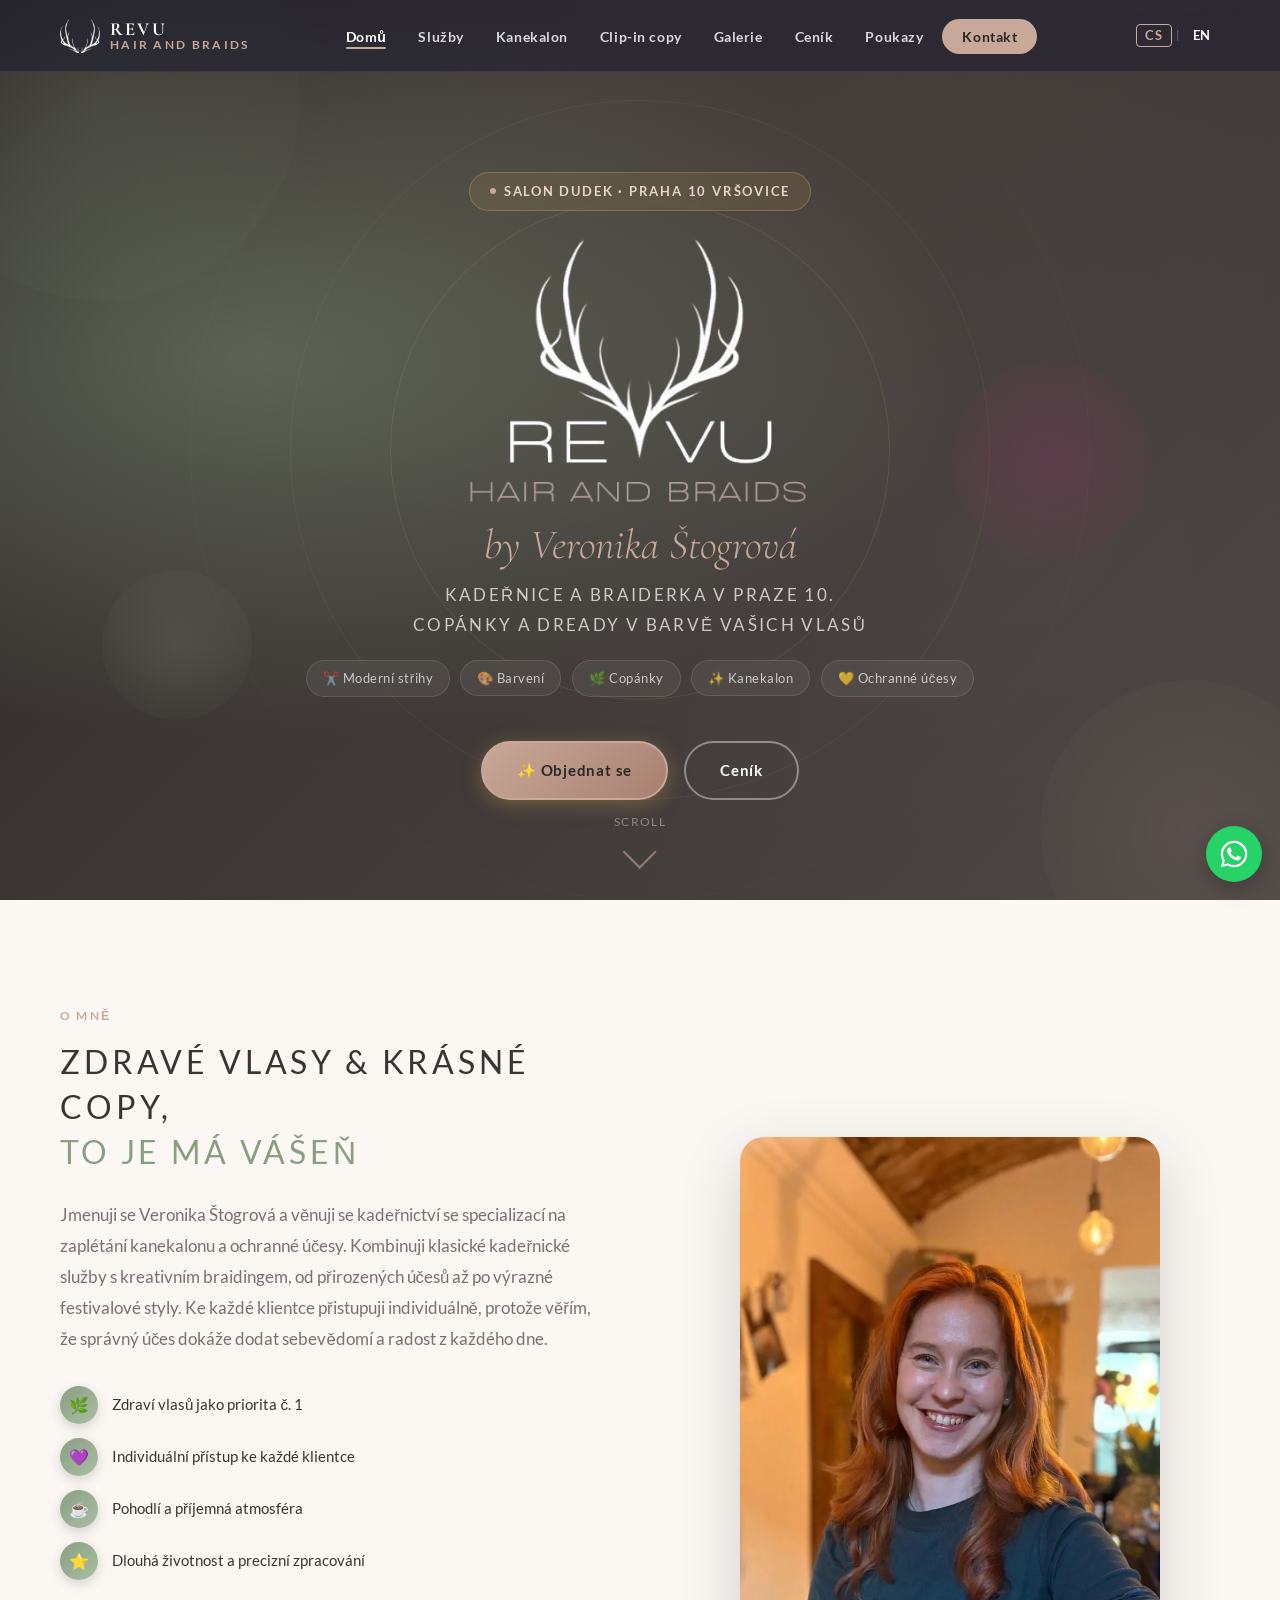
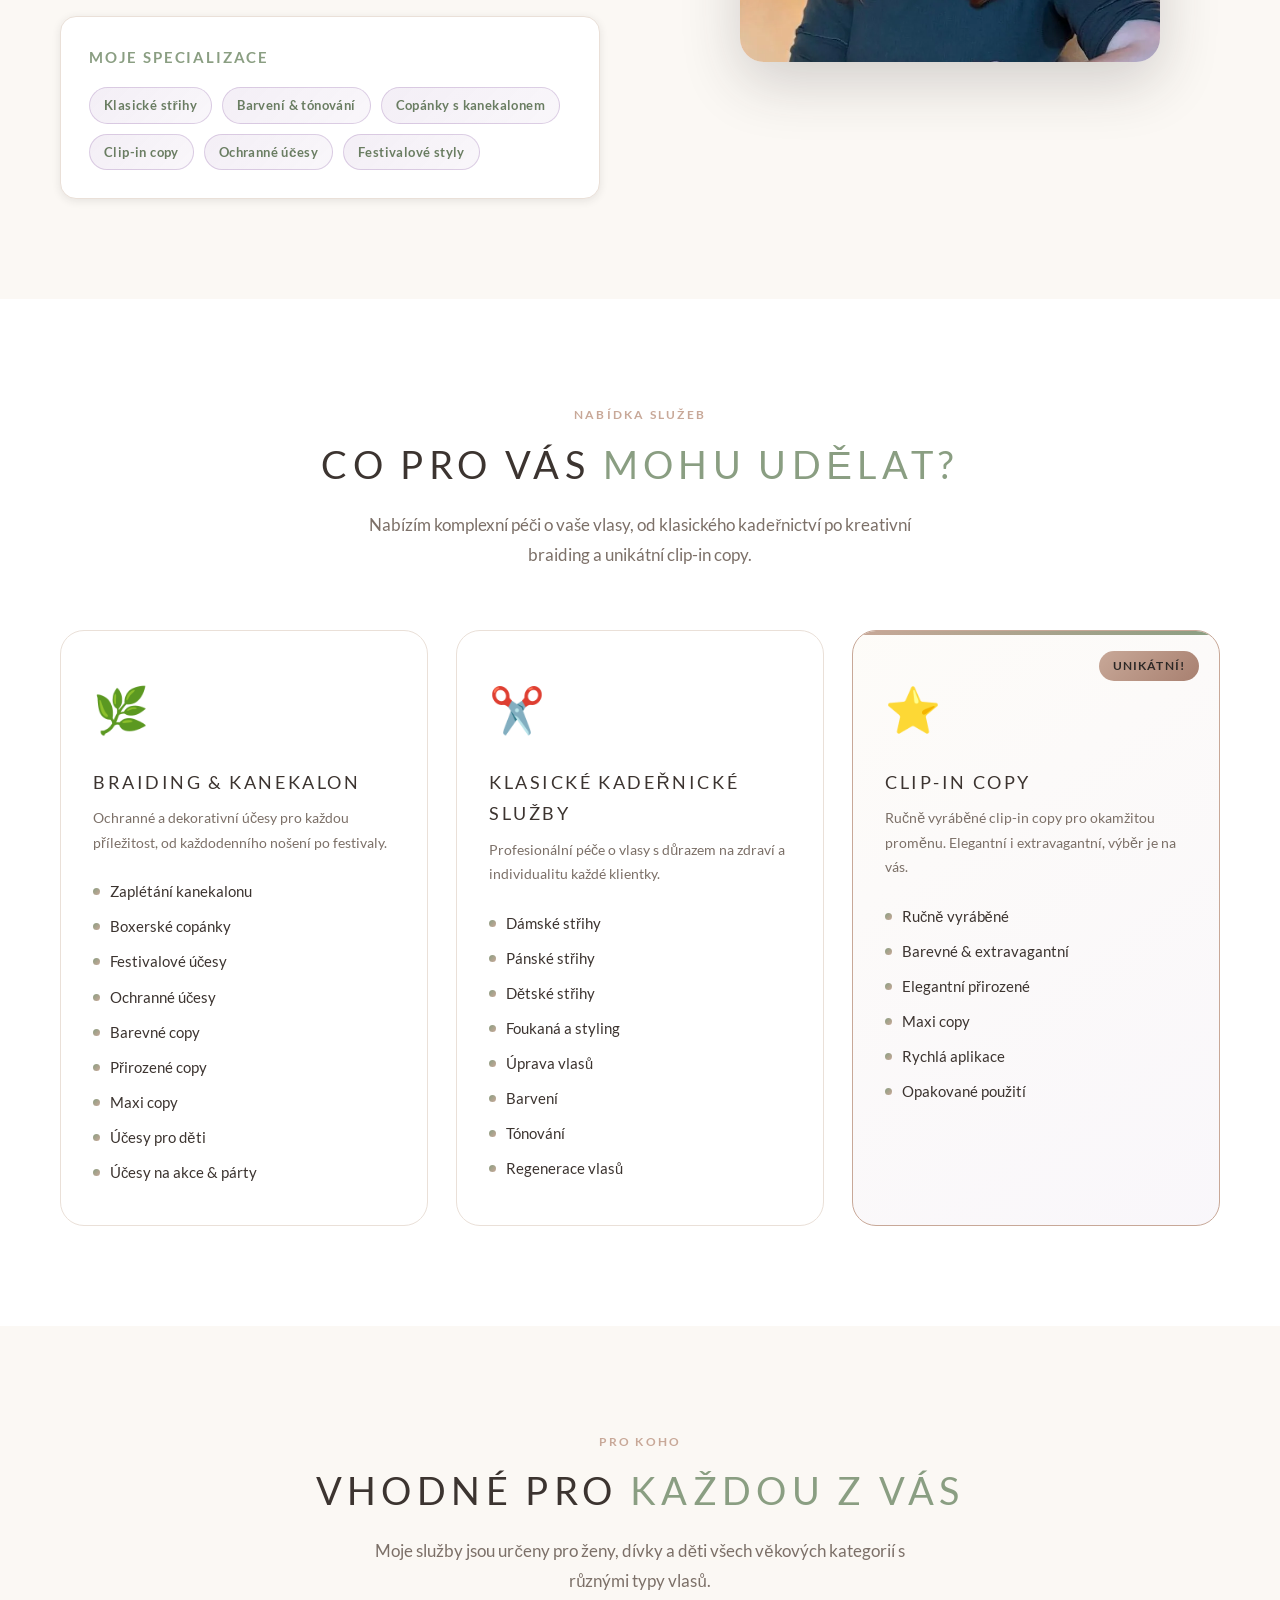
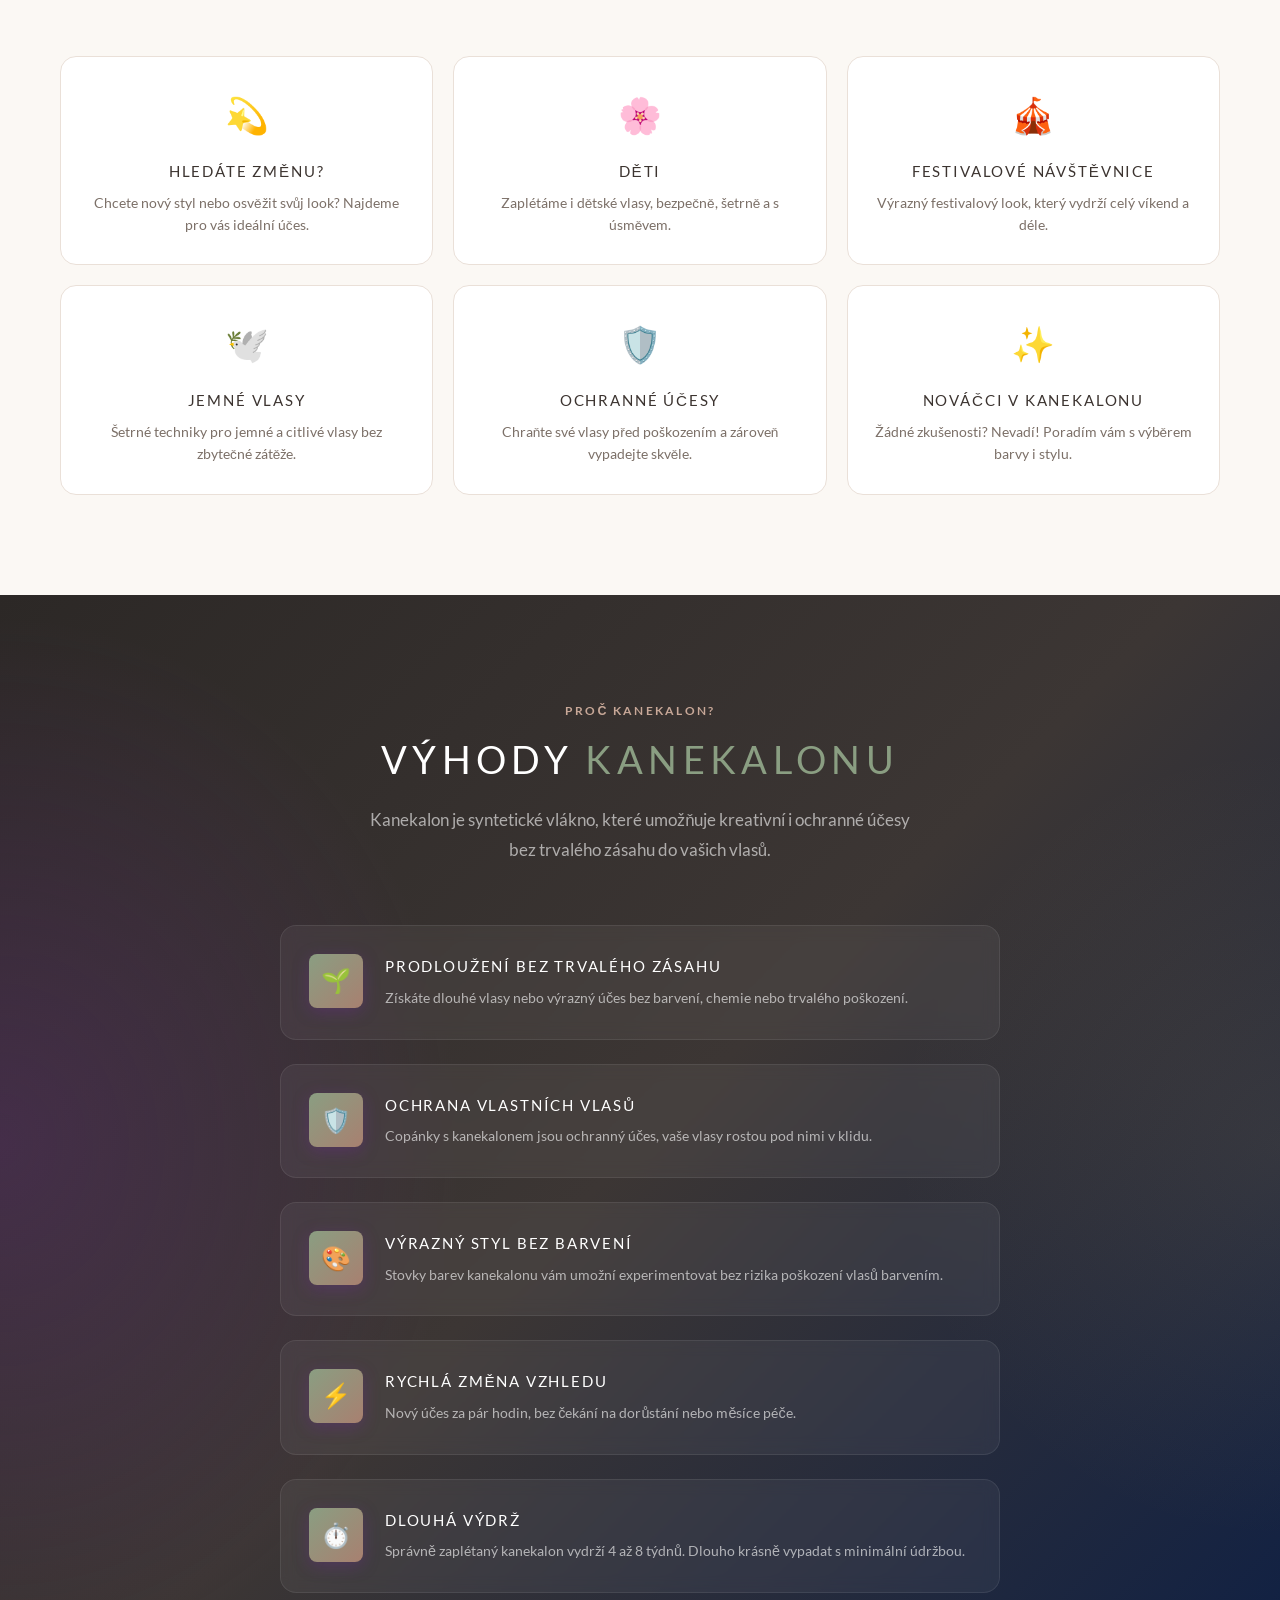
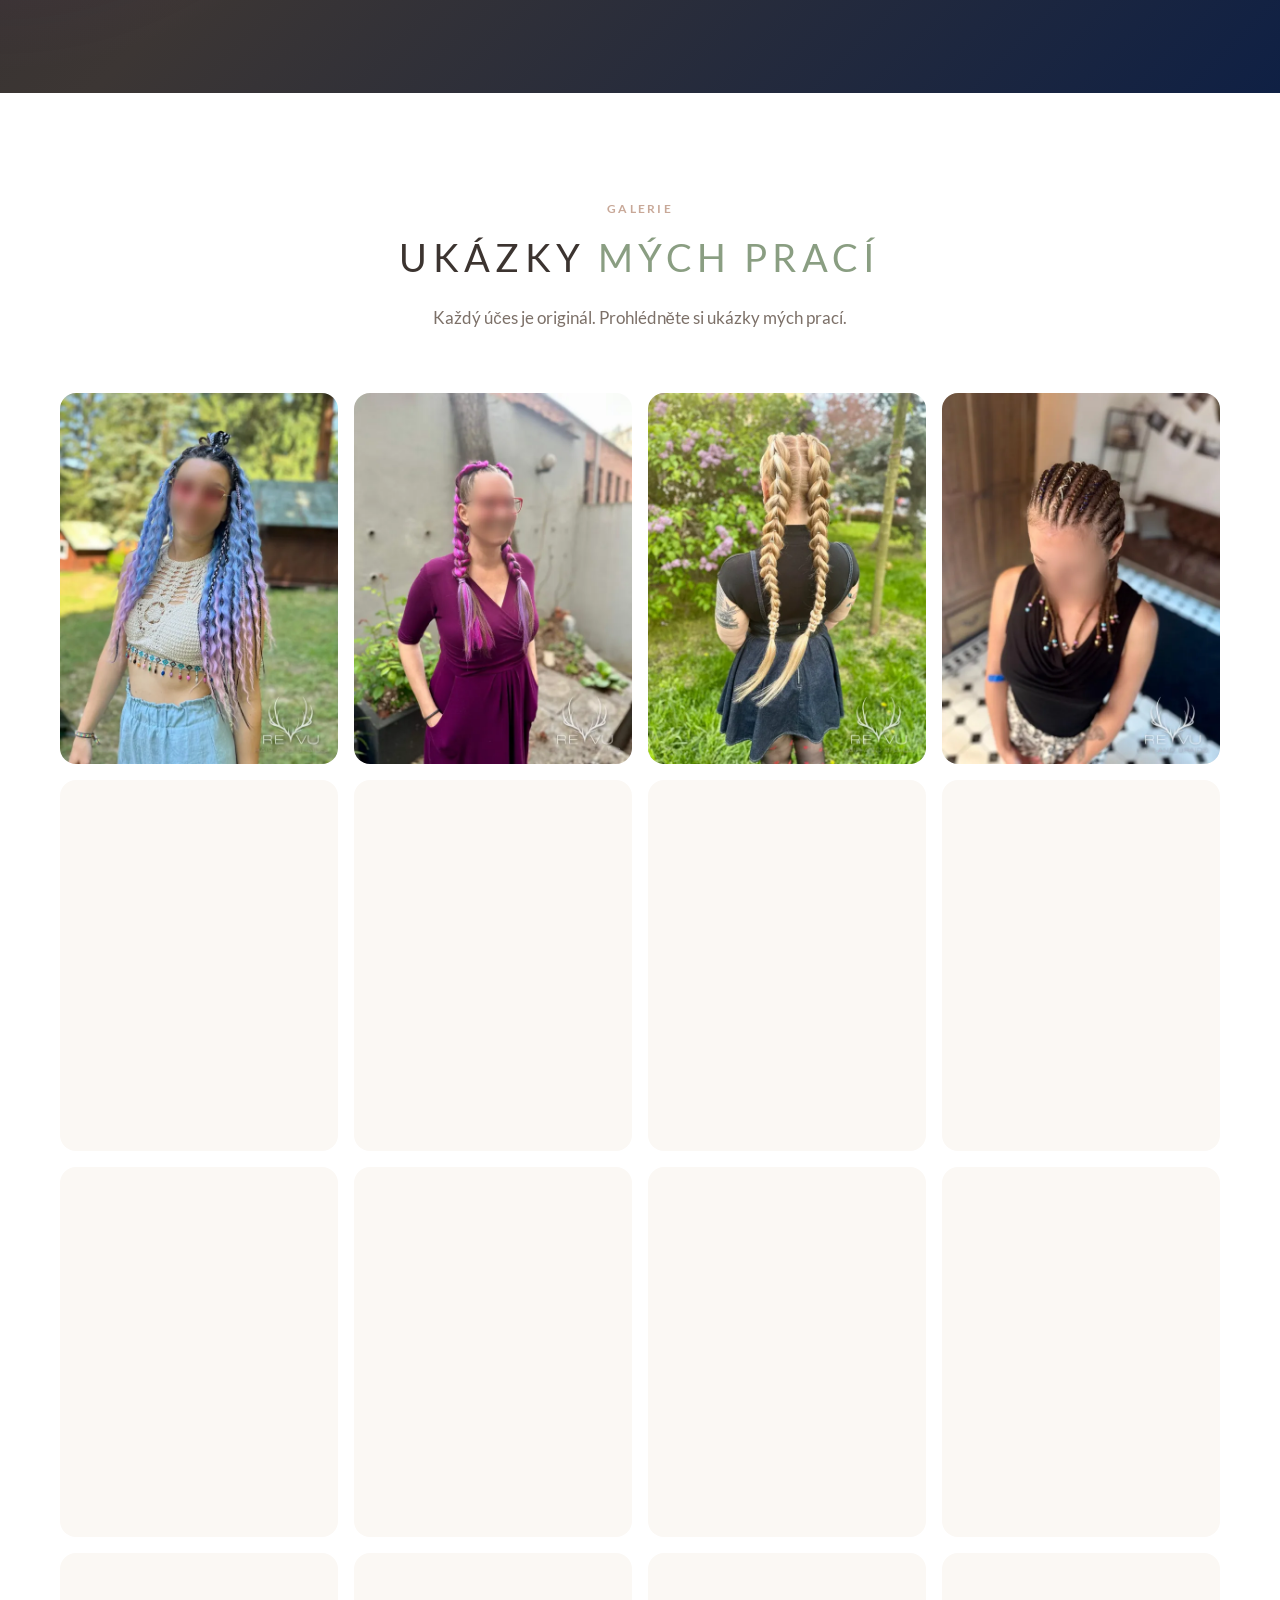
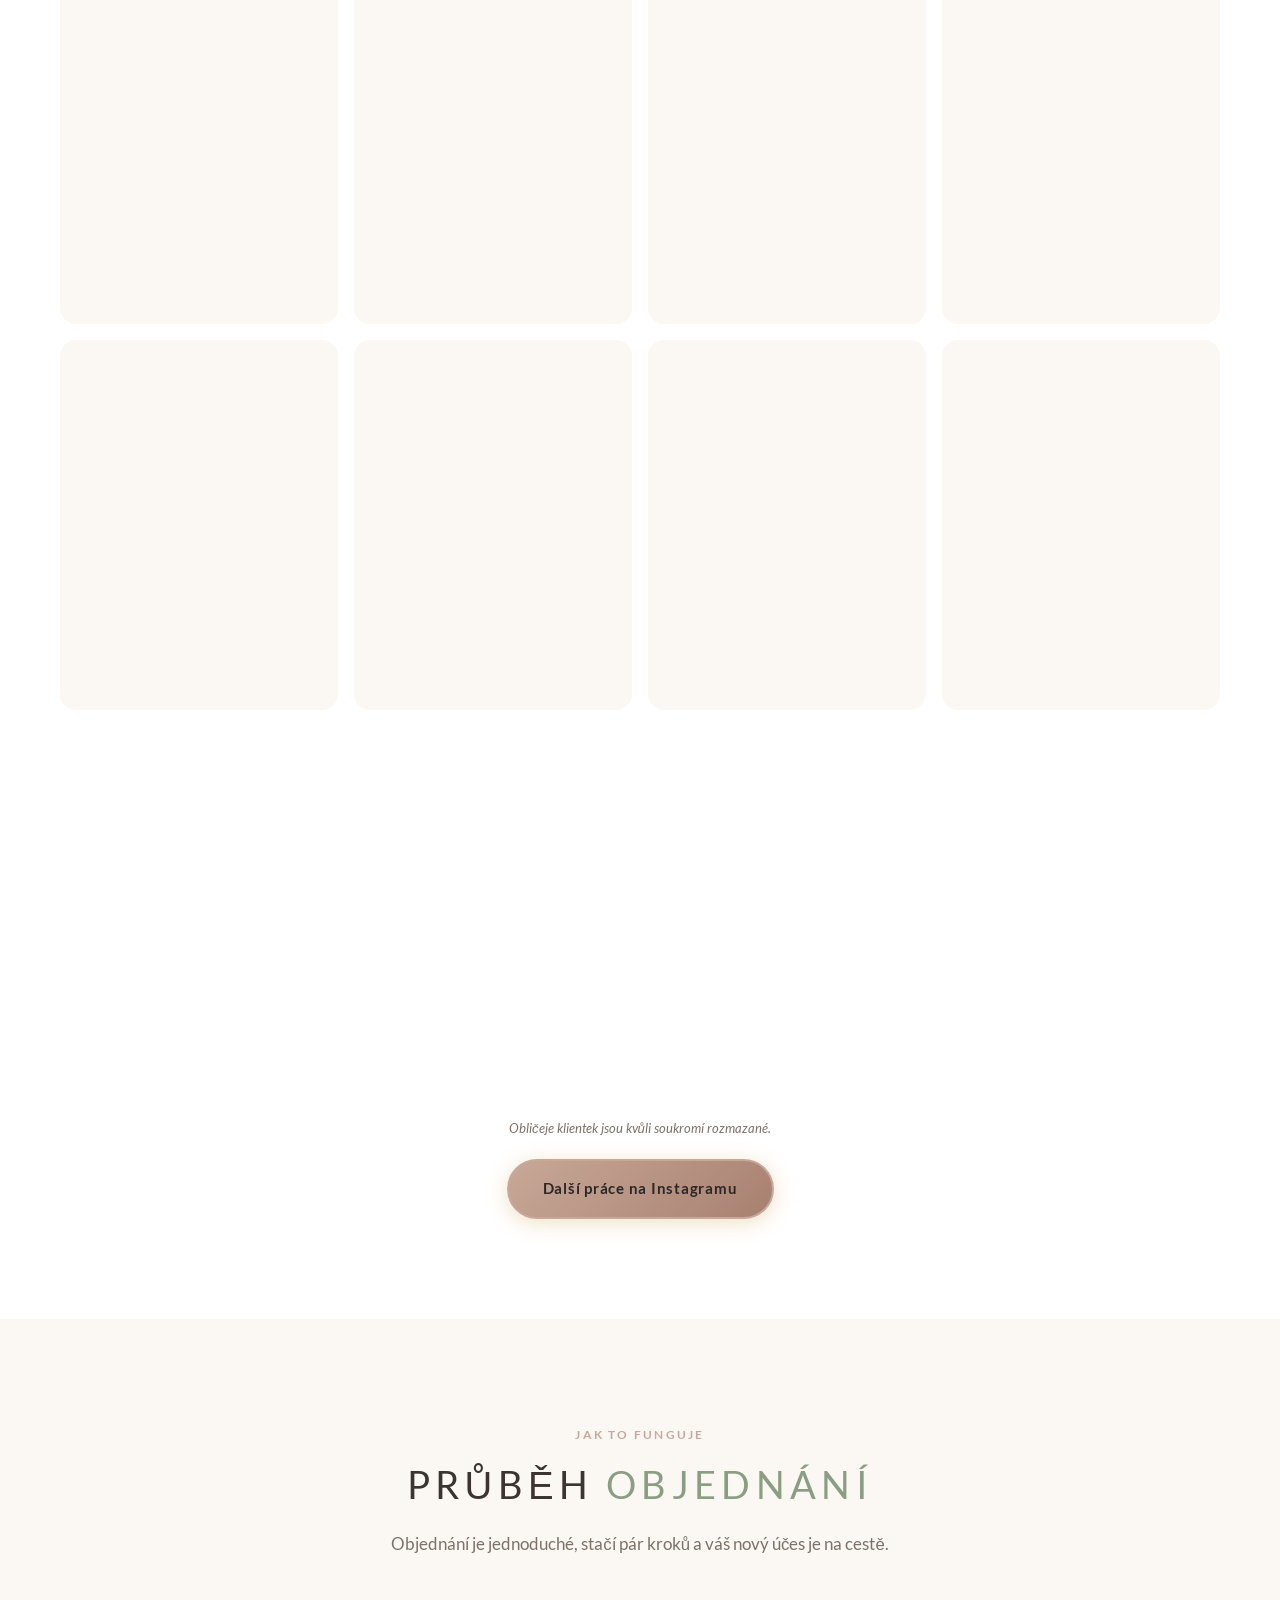
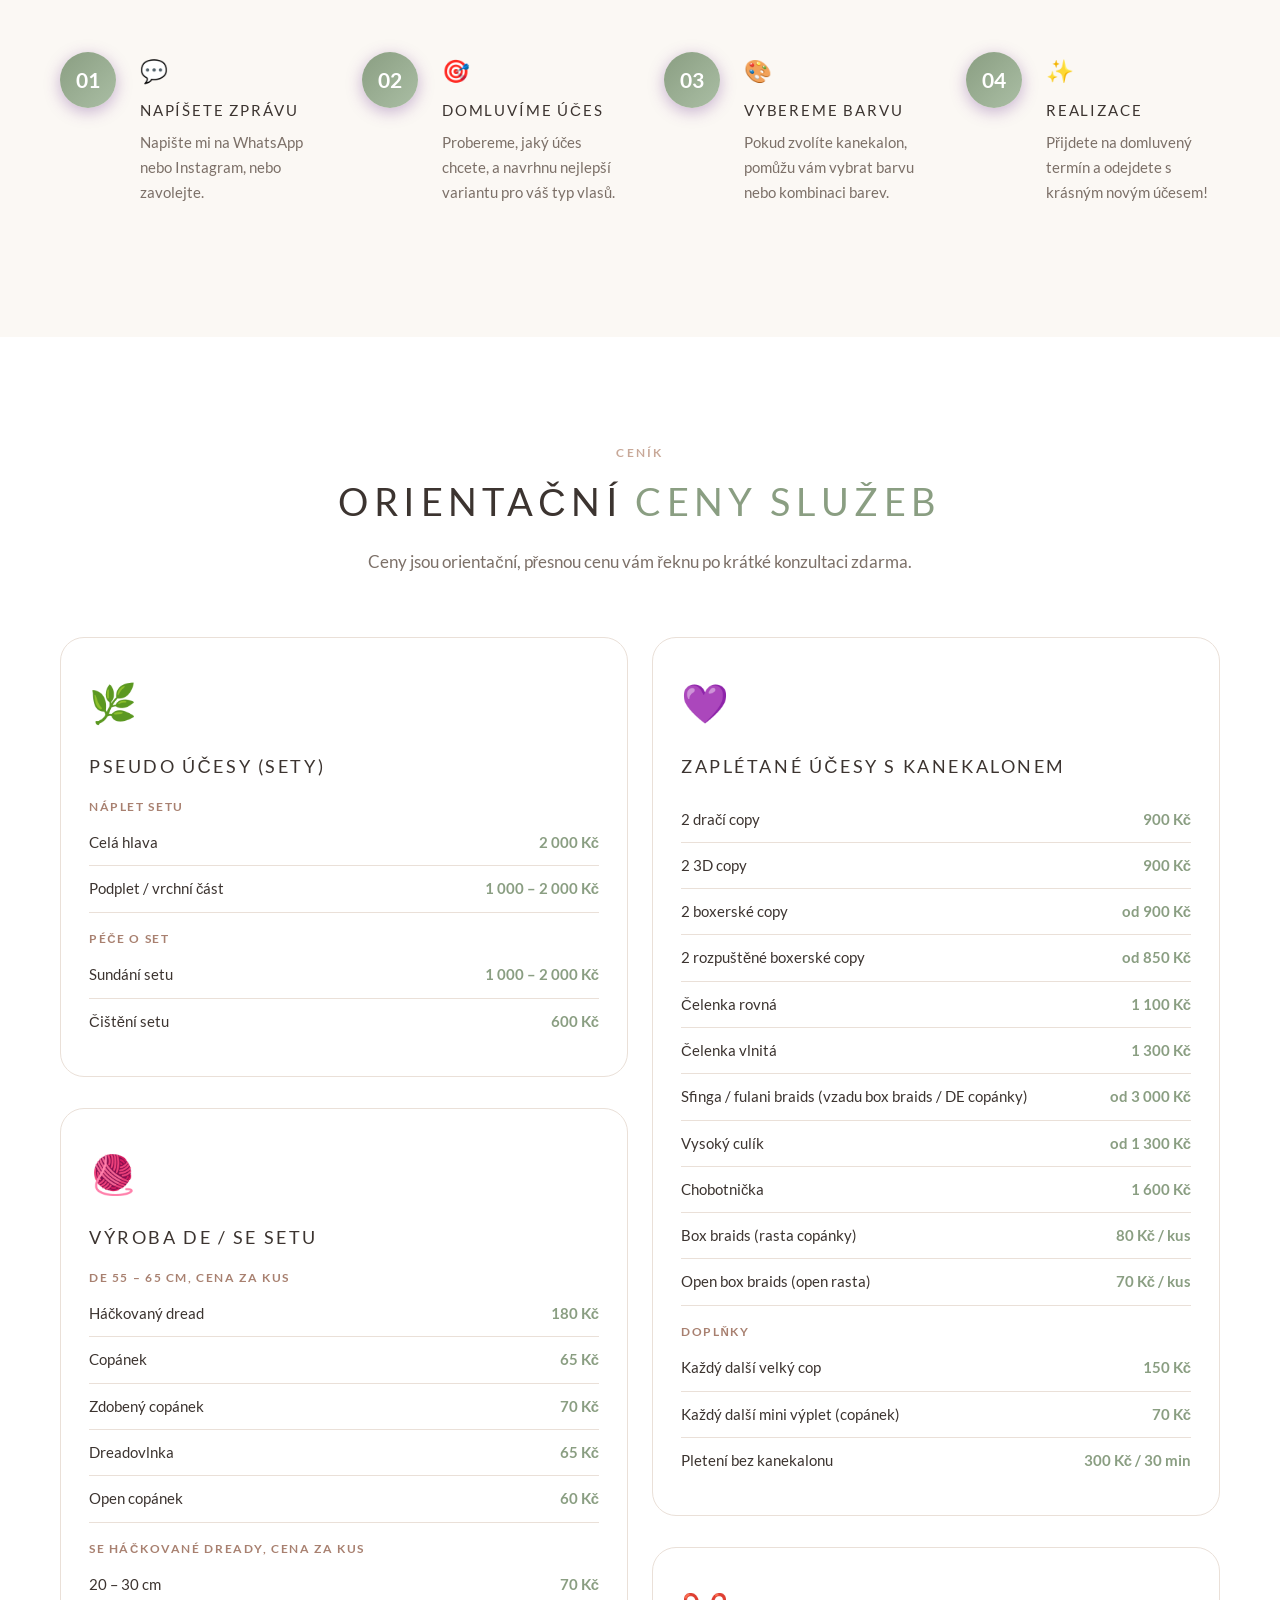
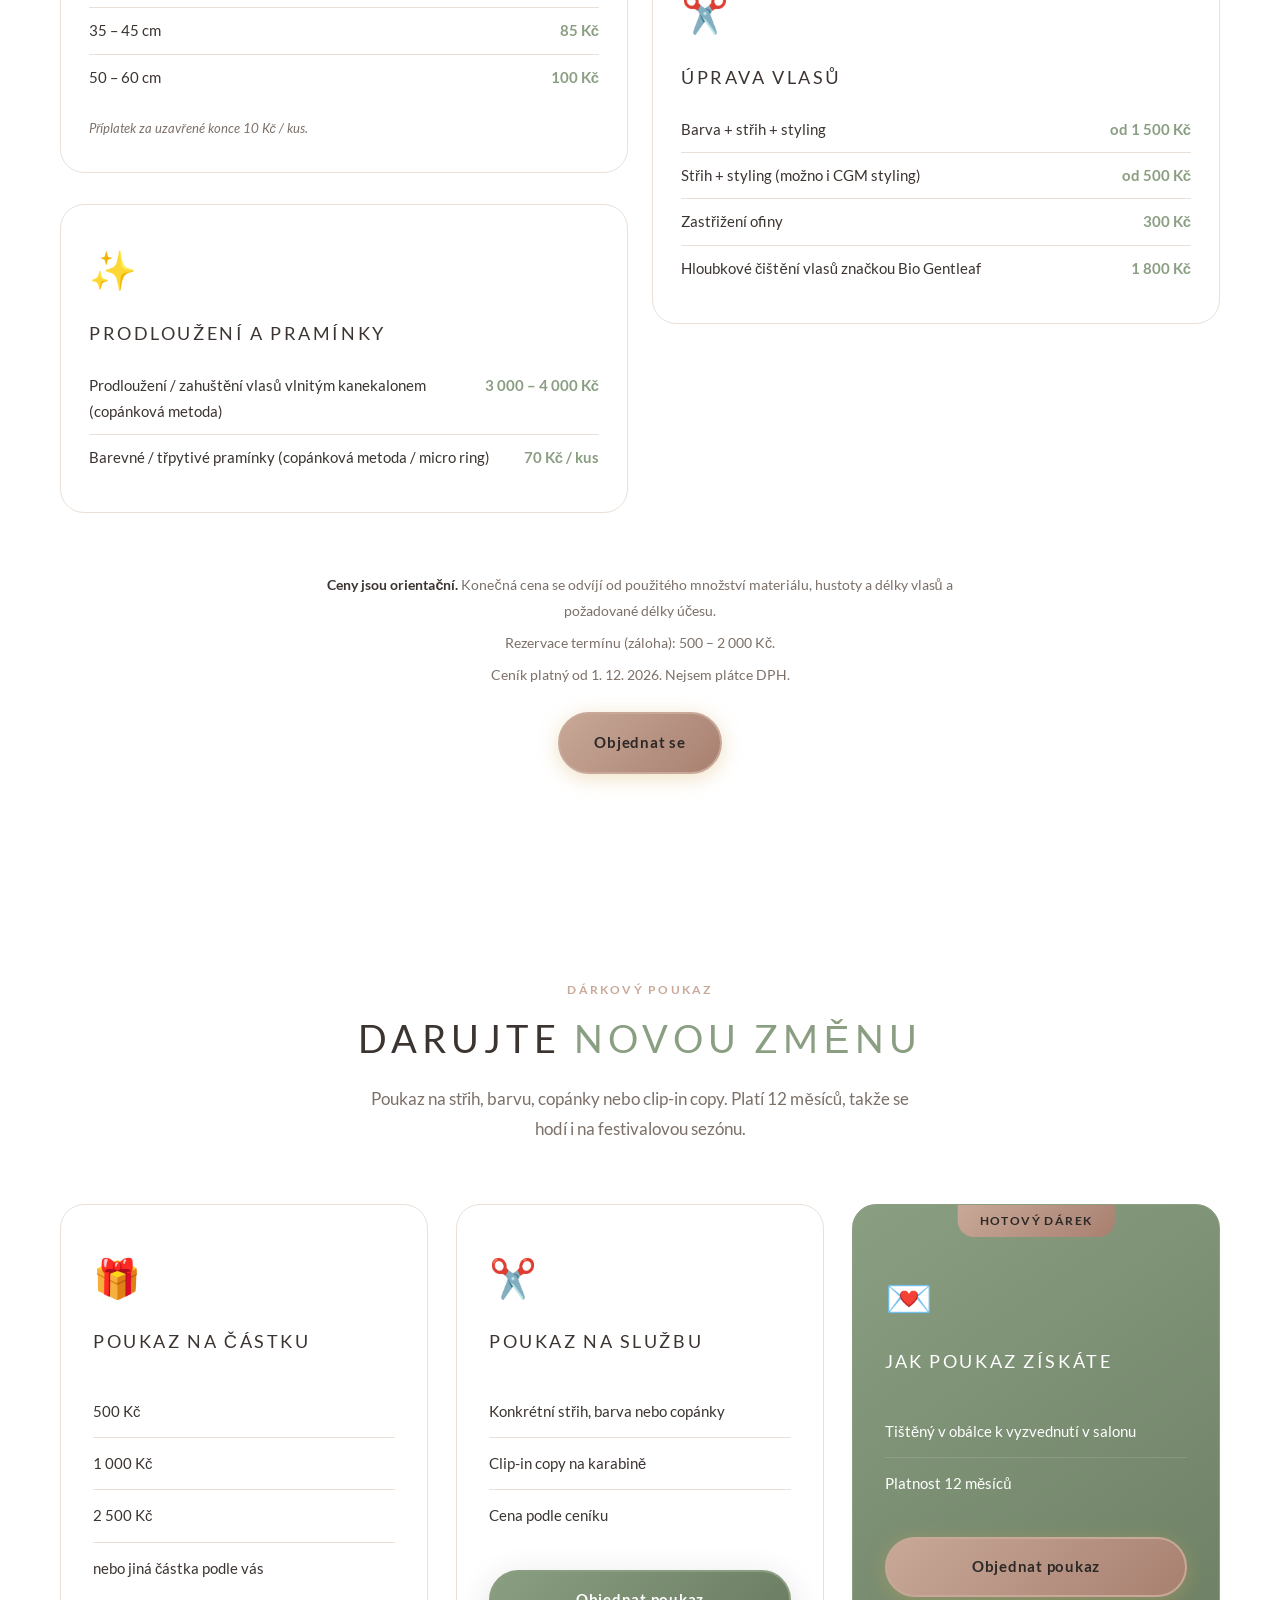
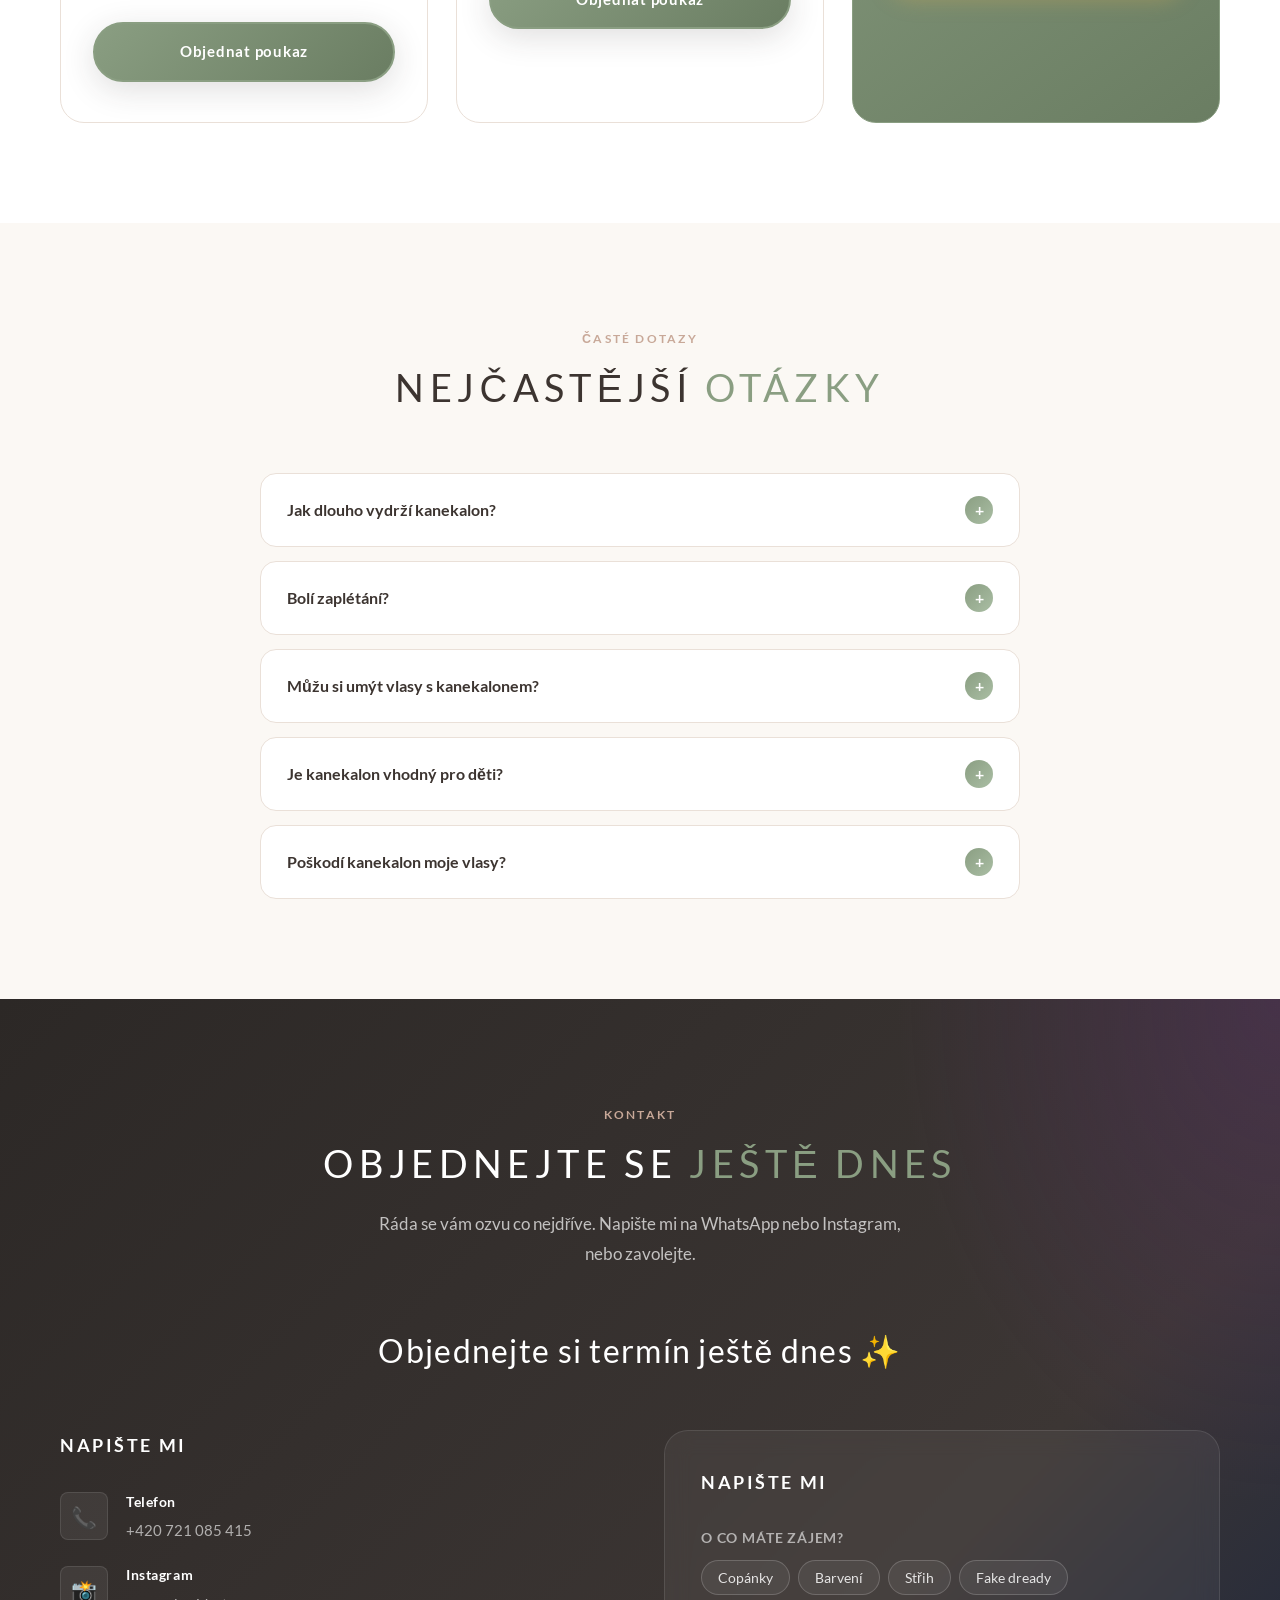
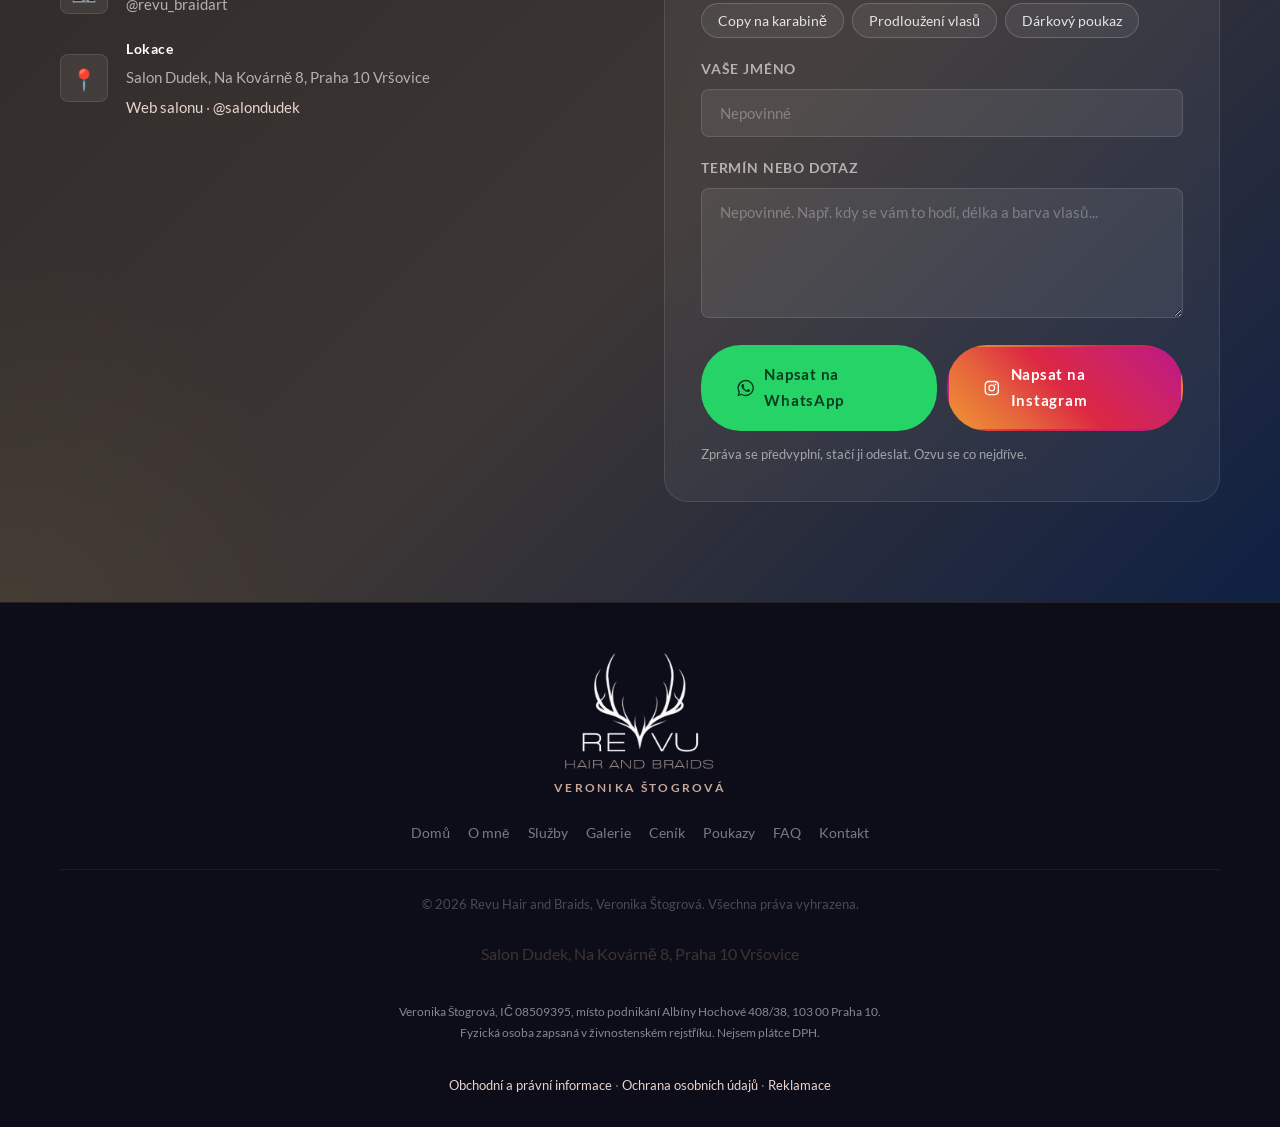
<file: index.html>
<!DOCTYPE html>
<html lang="cs">
<head>
  <meta charset="UTF-8" />
  <meta name="viewport" content="width=device-width, initial-scale=1.0" />
  <meta name="description" content="Revu Hair and Braids: kadeřnice a braiderka Veronika Štogrová v Salonu Dudek, Praha 10 Vršovice. Copánky, clip-in copy a dready v barvě vašich vlasů, střih a barvení. Dárkové poukazy." />
  <meta name="keywords" content="kadeřnictví Vršovice, kadeřnice Praha 10, copánky Praha, kanekalon Praha, clip-in copy, copy na karabině, fake dready Praha, dárkový poukaz kadeřnictví" />
  <meta name="author" content="Veronika Štogrová" />
  <link rel="canonical" href="https://odomsky.github.io/HairSalonWeb/" />

  <!-- Open Graph -->
  <meta property="og:title" content="Revu Hair and Braids | Kadeřnice a copánky, Praha 10 Vršovice" />
  <meta property="og:description" content="Copánky, clip-in copy a dready v barvě vašich vlasů, střih a barvení. Salon Dudek, Na Kovárně 8, Praha 10. Dárkové poukazy." />
  <meta property="og:type" content="website" />
  <meta property="og:url" content="https://odomsky.github.io/HairSalonWeb/" />
  <meta property="og:site_name" content="Revu Hair and Braids" />
  <meta property="og:locale" content="cs_CZ" />
  <meta property="og:image" content="https://odomsky.github.io/HairSalonWeb/img/og-image.jpg" />
  <meta property="og:image:width" content="1200" />
  <meta property="og:image:height" content="630" />
  <meta property="og:image:alt" content="REVU Hair and Braids: copánky, dready a kadeřnictví, Praha 10 Vršovice" />
  <meta name="twitter:card" content="summary_large_image" />

  <title>Revu Hair and Braids | Kadeřnice a copánky, Praha 10 Vršovice</title>

  <!-- Structured data: lets search engines and AI assistants read name, place and services -->
  <script type="application/ld+json">
  {
    "@context": "https://schema.org",
    "@type": "HairSalon",
    "name": "Revu Hair and Braids",
    "alternateName": ["Revu Braid Art", "Veronika Štogrová Hair & Braids"],
    "telephone": "+420 721 085 415",
    "description": "Kadeřnice a braiderka Veronika Štogrová. Copánky, clip-in copy a dready v barvě vlasů, střih a barvení. Salon Dudek, Praha 10 Vršovice.",
    "url": "https://odomsky.github.io/HairSalonWeb/",
    "address": {
      "@type": "PostalAddress",
      "streetAddress": "Na Kovárně 8",
      "addressLocality": "Praha 10, Vršovice",
      "addressCountry": "CZ"
    },
    "areaServed": "Praha",
    "priceRange": "300 až 4 000 Kč",
    "currenciesAccepted": "CZK",
    "sameAs": ["https://www.instagram.com/revu_braidart/"],
    "employee": { "@type": "Person", "name": "Veronika Štogrová", "jobTitle": "Kadeřnice a braiderka" },
    "makesOffer": [
      { "@type": "Offer", "itemOffered": { "@type": "Service", "name": "Copánky a braiding s kanekalonem" } },
      { "@type": "Offer", "itemOffered": { "@type": "Service", "name": "Dámský střih a barvení" } },
      { "@type": "Offer", "itemOffered": { "@type": "Product", "name": "Clip-in copy na karabině" } },
      { "@type": "Offer", "itemOffered": { "@type": "Product", "name": "Dárkový poukaz" } }
    ]
  }
  </script>

  <!-- Google Fonts -->

  <link rel="icon" type="image/png" href="img/favicon.png" />
  <link rel="apple-touch-icon" href="img/apple-touch-icon.png" />
  <link rel="preload" href="fonts/lato-400-latin.woff2" as="font" type="font/woff2" crossorigin />
  <link rel="stylesheet" href="fonts/fonts.css?v=20261127a" />
  <link rel="stylesheet" href="css/style.css?v=20261127a" />
  <script type="application/ld+json">
{
  "@context": "https://schema.org",
  "@type": "FAQPage",
  "mainEntity": [
    {
      "@type": "Question",
      "name": "Jak dlouho vydrží kanekalon?",
      "acceptedAnswer": {
        "@type": "Answer",
        "text": "Správně zaplétaný kanekalon vydrží 4 až 8 týdnů. Záleží na typu účesu, péči a vašem životním stylu. S dodržením doporučeného postupu péče vydrží co nejdéle."
      }
    },
    {
      "@type": "Question",
      "name": "Bolí zaplétání?",
      "acceptedAnswer": {
        "@type": "Answer",
        "text": "Při zaplétání může být cítit mírné tahání, zejména u copánků u kořínků. Zaplétám vždy šetrně a dle vašich pocitů. Nepříjemnou bolest si říkejte, vždy přizpůsobím techniku."
      }
    },
    {
      "@type": "Question",
      "name": "Můžu si umýt vlasy s kanekalonem?",
      "acceptedAnswer": {
        "@type": "Answer",
        "text": "Ano! Vlasy s kanekalonem se mýt dají, jen trochu jinak než obvykle. Doporučuji ředěný šampon, jemnou masáž pokožky hlavy a důkladné sušení. Po objednání dostanete kompletní návod na péči."
      }
    },
    {
      "@type": "Question",
      "name": "Je kanekalon vhodný pro děti?",
      "acceptedAnswer": {
        "@type": "Answer",
        "text": "Ano, mám s dětskými zákaznicemi bohaté zkušenosti. Používám šetrné techniky, zaplétám lehčeji a účes přizpůsobím věku a délce vlasů dítěte."
      }
    },
    {
      "@type": "Question",
      "name": "Poškodí kanekalon moje vlasy?",
      "acceptedAnswer": {
        "@type": "Answer",
        "text": "Ne, pokud je zaplétán správně. Kanekalon je naopak ochranný účes, vaše vlasy jsou ukryty a chráněny. Klíčem je správná technika, ne příliš těsné zaplétání a pravidelná péče o pokožku hlavy."
      }
    }
  ]
}
  </script>
</head>
<body>

  <!-- ============================================================
       NAVIGATION
       ============================================================ -->
  <nav class="navbar" role="navigation" aria-label="Hlavní navigace">
    <div class="nav-container">

      <a href="#home" class="nav-logo" aria-label="Revu Hair and Braids, zpět na začátek">
        <img src="img/logo-mark.png" alt="" class="nav-logo-mark" width="235" height="200" />
        <span class="nav-logo-text">
          <span class="nav-logo-name">Revu</span>
          <span class="nav-logo-sub">Hair and Braids</span>
        </span>
      </a>

      <!-- Desktop nav -->
      <ul class="nav-menu" role="list">
        <li><a href="#home"     class="nav-link" data-i18n="nav_home">Domů</a></li>
        <li><a href="#services" class="nav-link" data-i18n="nav_services">Služby</a></li>
        <li><a href="#kanekalon-benefits" class="nav-link" data-i18n="nav_kanekalon">Kanekalon</a></li>
        <li><a href="#clipin"   class="nav-link" data-i18n="nav_clipin">Clip-in copy</a></li>
        <li><a href="#gallery"  class="nav-link" data-i18n="nav_gallery">Galerie</a></li>
        <li><a href="#pricing"  class="nav-link" data-i18n="nav_pricing">Ceník</a></li>
        <li><a href="#vouchers" class="nav-link" data-i18n="nav_vouchers">Poukazy</a></li>
        <li><a href="#contact"  class="nav-link nav-cta" data-i18n="nav_contact">Kontakt</a></li>
      </ul>

      <!-- Language switcher -->
      <div class="lang-switcher" aria-label="Přepnout jazyk / Switch language">
        <button class="lang-btn active" data-lang="cs" aria-label="Česky">CS</button>
        <span class="lang-divider">|</span>
        <button class="lang-btn" data-lang="en" aria-label="English">EN</button>
      </div>

      <!-- Hamburger -->
      <button class="hamburger" aria-label="Otevřít menu" aria-expanded="false" aria-controls="mobile-nav">
        <span></span>
        <span></span>
        <span></span>
      </button>
    </div>
  </nav>

  <!-- Mobile nav overlay -->
  <div class="mobile-overlay" aria-hidden="true"></div>

  <!-- Mobile nav drawer -->
  <nav class="mobile-nav" id="mobile-nav" aria-label="Mobilní navigace">
    <a href="#home"     class="nav-link" data-i18n="nav_home">Domů</a>
    <a href="#about"    class="nav-link" data-i18n="about_tag">O mně</a>
    <a href="#services" class="nav-link" data-i18n="nav_services">Služby</a>
    <a href="#kanekalon-benefits" class="nav-link" data-i18n="nav_kanekalon">Kanekalon</a>
    <a href="#clipin"   class="nav-link" data-i18n="nav_clipin">Clip-in copy</a>
    <a href="#gallery"  class="nav-link" data-i18n="nav_gallery">Galerie</a>
    <a href="#pricing"  class="nav-link" data-i18n="nav_pricing">Ceník</a>
    <a href="#vouchers" class="nav-link" data-i18n="nav_vouchers">Poukazy</a>
    <a href="#contact"  class="nav-link nav-cta" style="margin-top:12px;" data-i18n="nav_contact">Kontakt</a>

    <!-- Language switcher in mobile nav -->
    <div class="lang-switcher" aria-label="Přepnout jazyk / Switch language" style="margin-top:16px; margin-left:0;">
      <button class="lang-btn active" data-lang="cs" aria-label="Česky">CS</button>
      <span class="lang-divider">|</span>
      <button class="lang-btn" data-lang="en" aria-label="English">EN</button>
    </div>
  </nav>


  <!-- ============================================================
       HERO
       ============================================================ -->
  <section id="home" class="hero">
    <div class="hero-bg"></div>

    <!-- Decorative rings -->
    <div class="hero-ring ring-1" aria-hidden="true"></div>
    <div class="hero-ring ring-2" aria-hidden="true"></div>
    <div class="hero-ring ring-3" aria-hidden="true"></div>

    <!-- Floating shapes -->
    <div class="hero-shapes" aria-hidden="true">
      <div class="shape shape-1"></div>
      <div class="shape shape-2"></div>
      <div class="shape shape-3"></div>
      <div class="shape shape-4"></div>
    </div>

    <div class="hero-content">
      <div class="hero-badge" aria-label="Salon Dudek, Praha 10 Vršovice">
        <span class="hero-badge-dot"></span>
        <span data-i18n="hero_badge">Salon Dudek · Praha 10 Vršovice</span>
      </div>

      <h1 class="hero-title">
        <img src="img/logo-revu.png" alt="Revu Hair and Braids" class="hero-logo" width="384" height="300" />
        <em data-i18n="hero_title_sub">by Veronika Štogrová</em>
      </h1>

      <p class="hero-subtitle" data-i18n="hero_subtitle">Kadeřnice a braiderka v Praze 10. Copánky a dready v barvě vašich vlasů</p>

      <div class="hero-tags" role="list" aria-label="Nabídka služeb">
        <span class="hero-tag" role="listitem" data-i18n="hero_tag1">✂️ Moderní střihy</span>
        <span class="hero-tag" role="listitem" data-i18n="hero_tag2">🎨 Barvení</span>
        <span class="hero-tag" role="listitem" data-i18n="hero_tag3">🌿 Copánky</span>
        <span class="hero-tag" role="listitem" data-i18n="hero_tag4">✨ Kanekalon</span>
        <span class="hero-tag" role="listitem" data-i18n="hero_tag5">💛 Ochranné účesy</span>
      </div>

      <div class="hero-buttons">
        <a href="#contact" class="btn btn-primary" data-i18n="hero_btn_book">
          ✨ Objednat se
        </a>
        <a href="#pricing" class="btn btn-outline" data-i18n="hero_btn_pricing">
          Ceník
        </a>
      </div>
    </div>

    <div class="hero-scroll" aria-hidden="true">
      <span data-i18n="hero_scroll">Scroll</span>
      <div class="hero-scroll-arrow"></div>
    </div>
  </section>


  <!-- ============================================================
       O MNĚ (ABOUT)
       ============================================================ -->
  <section id="about" class="about">
    <div class="container">
      <div class="about-grid">

        <!-- Text col -->
        <div class="fade-in-left">
          <span class="section-tag" data-i18n="about_tag">O mně</span>
          <h2 class="about-tagline" data-i18n="about_tagline">
            Zdravé vlasy &amp; krásné copy,<br>
            <em>to je má vášeň</em>
          </h2>

          <p class="about-text" data-i18n="about_text">
            Jmenuji se Veronika Štogrová a věnuji se kadeřnictví se specializací na zaplétání
            kanekalonu a ochranné účesy. Kombinuji klasické kadeřnické služby s kreativním
            braidingem, od přirozených účesů až po výrazné festivalové styly. Ke každé klientce
            přistupuji individuálně, protože věřím, že správný účes dokáže dodat sebevědomí
            a radost z každého dne.
          </p>

          <div class="about-values" role="list" aria-label="Moje hodnoty">
            <div class="about-value-item" role="listitem">
              <div class="about-value-icon" aria-hidden="true">🌿</div>
              <span data-i18n="about_val1">Zdraví vlasů jako priorita č. 1</span>
            </div>
            <div class="about-value-item" role="listitem">
              <div class="about-value-icon" aria-hidden="true">💜</div>
              <span data-i18n="about_val2">Individuální přístup ke každé klientce</span>
            </div>
            <div class="about-value-item" role="listitem">
              <div class="about-value-icon" aria-hidden="true">☕</div>
              <span data-i18n="about_val3">Pohodlí a příjemná atmosféra</span>
            </div>
            <div class="about-value-item" role="listitem">
              <div class="about-value-icon" aria-hidden="true">⭐</div>
              <span data-i18n="about_val4">Dlouhá životnost a precizní zpracování</span>
            </div>
          </div>

          <div class="about-specializations">
            <h4 data-i18n="about_spec_title">Moje specializace</h4>
            <ul class="spec-list" role="list">
              <li class="spec-tag" data-i18n="spec1">Klasické střihy</li>
              <li class="spec-tag" data-i18n="spec2">Barvení &amp; tónování</li>
              <li class="spec-tag" data-i18n="spec3">Copánky s kanekalonem</li>
              <li class="spec-tag" data-i18n="spec4">Clip-in copy</li>
              <li class="spec-tag" data-i18n="spec5">Ochranné účesy</li>
              <li class="spec-tag" data-i18n="spec6">Festivalové styly</li>
            </ul>
          </div>
        </div>

        <!-- Visual col -->
        <div class="about-visual fade-in-right">
          <figure class="about-photo">
            <img src="img/veronika.webp" width="792" height="1157" loading="lazy" decoding="async"
                 alt="Veronika Štogrová, kadeřnice a braiderka, v salonu Dudek ve Vršovicích">
          </figure>

        </div>

      </div>
    </div>
  </section>


  <!-- ============================================================
       SERVICES (NABÍDKA SLUŽEB)
       ============================================================ -->
  <section id="services" class="services">
    <div class="container">
      <div class="section-header fade-in">
        <span class="section-tag" data-i18n="services_tag">Nabídka služeb</span>
        <h2 class="section-title" data-i18n="services_title">Co pro vás <span>mohu udělat?</span></h2>
        <p class="section-desc" data-i18n="services_desc">
          Nabízím komplexní péči o vaše vlasy, od klasického kadeřnictví po kreativní
          braiding a unikátní clip-in copy.
        </p>
      </div>

      <div class="services-grid">

        <!-- Card 2: Braiding -->
        <div class="service-card fade-in" id="braiding">
          <span class="service-icon" aria-hidden="true">🌿</span>
          <h3 data-i18n="svc2_title">Braiding &amp; Kanekalon</h3>
          <p class="service-desc" data-i18n="svc2_desc">Ochranné a dekorativní účesy pro každou příležitost, od každodenního nošení po festivaly.</p>
          <ul class="service-list" role="list">
            <li data-i18n="svc2_li1">Zaplétání kanekalonu</li>
            <li data-i18n="svc2_li2">Boxerské copánky</li>
            <li data-i18n="svc2_li3">Festivalové účesy</li>
            <li data-i18n="svc2_li4">Ochranné účesy</li>
            <li data-i18n="svc2_li5">Barevné copy</li>
            <li data-i18n="svc2_li6">Přirozené copy</li>
            <li data-i18n="svc2_li7">Maxi copy</li>
            <li data-i18n="svc2_li8">Účesy pro děti</li>
            <li data-i18n="svc2_li9">Účesy na akce &amp; párty</li>
          </ul>
        </div>

        <!-- Card 1: Classic -->
        <div class="service-card fade-in">
          <span class="service-icon" aria-hidden="true">✂️</span>
          <h3 data-i18n="svc1_title">Klasické kadeřnické služby</h3>
          <p class="service-desc" data-i18n="svc1_desc">Profesionální péče o vlasy s důrazem na zdraví a individualitu každé klientky.</p>
          <ul class="service-list" role="list">
            <li data-i18n="svc1_li1">Dámské střihy</li>
            <li data-i18n="svc1_li2">Pánské střihy</li>
            <li data-i18n="svc1_li3">Dětské střihy</li>
            <li data-i18n="svc1_li4">Foukaná a styling</li>
            <li data-i18n="svc1_li5">Úprava vlasů</li>
            <li data-i18n="svc1_li6">Barvení</li>
            <li data-i18n="svc1_li7">Tónování</li>
            <li data-i18n="svc1_li8">Regenerace vlasů</li>
          </ul>
        </div>

        <!-- Card 3: Clip-in -->
        <div class="service-card service-card-featured fade-in" id="clipin">
          <div class="service-badge" data-i18n="svc3_badge">Unikátní!</div>
          <span class="service-icon" aria-hidden="true">⭐</span>
          <h3 data-i18n="svc3_title">Clip-in copy</h3>
          <p class="service-desc" data-i18n="svc3_desc">Ručně vyráběné clip-in copy pro okamžitou proměnu. Elegantní i extravagantní, výběr je na vás.</p>
          <ul class="service-list" role="list">
            <li data-i18n="svc3_li1">Ručně vyráběné</li>
            <li data-i18n="svc3_li2">Barevné &amp; extravagantní</li>
            <li data-i18n="svc3_li3">Elegantní přirozené</li>
            <li data-i18n="svc3_li4">Maxi copy</li>
            <li data-i18n="svc3_li5">Rychlá aplikace</li>
            <li data-i18n="svc3_li6">Opakované použití</li>
          </ul>
        </div>

      </div>
    </div>
  </section>


  <!-- ============================================================
       PRO KOHO (TARGET AUDIENCE)
       ============================================================ -->
  <section id="target" class="target">
    <div class="container">
      <div class="section-header fade-in">
        <span class="section-tag" data-i18n="target_tag">Pro koho</span>
        <h2 class="section-title" data-i18n="target_title">Vhodné pro <span>každou z vás</span></h2>
        <p class="section-desc" data-i18n="target_desc">
          Moje služby jsou určeny pro ženy, dívky a děti všech věkových kategorií
          s různými typy vlasů.
        </p>
      </div>

      <div class="target-grid">

        <div class="target-card fade-in">
          <span class="target-icon" aria-hidden="true">💫</span>
          <h4 data-i18n="target1_title">Hledáte změnu?</h4>
          <p data-i18n="target1_desc">Chcete nový styl nebo osvěžit svůj look? Najdeme pro vás ideální účes.</p>
        </div>

        <div class="target-card fade-in">
          <span class="target-icon" aria-hidden="true">🌸</span>
          <h4 data-i18n="target2_title">Děti</h4>
          <p data-i18n="target2_desc">Zaplétáme i dětské vlasy, bezpečně, šetrně a s úsměvem.</p>
        </div>

        <div class="target-card fade-in">
          <span class="target-icon" aria-hidden="true">🎪</span>
          <h4 data-i18n="target3_title">Festivalové návštěvnice</h4>
          <p data-i18n="target3_desc">Výrazný festivalový look, který vydrží celý víkend a déle.</p>
        </div>

        <div class="target-card fade-in">
          <span class="target-icon" aria-hidden="true">🕊️</span>
          <h4 data-i18n="target4_title">Jemné vlasy</h4>
          <p data-i18n="target4_desc">Šetrné techniky pro jemné a citlivé vlasy bez zbytečné zátěže.</p>
        </div>

        <div class="target-card fade-in">
          <span class="target-icon" aria-hidden="true">🛡️</span>
          <h4 data-i18n="target5_title">Ochranné účesy</h4>
          <p data-i18n="target5_desc">Chraňte své vlasy před poškozením a zároveň vypadejte skvěle.</p>
        </div>

        <div class="target-card fade-in">
          <span class="target-icon" aria-hidden="true">✨</span>
          <h4 data-i18n="target6_title">Nováčci v kanekalonu</h4>
          <p data-i18n="target6_desc">Žádné zkušenosti? Nevadí! Poradím vám s výběrem barvy i stylu.</p>
        </div>

      </div>
    </div>
  </section>


  <!-- ============================================================
       KANEKALON BENEFITS
       ============================================================ -->
  <section id="kanekalon-benefits" class="benefits">
    <div class="container">
      <div class="section-header fade-in">
        <span class="section-tag" data-i18n="kanekalon_tag">Proč kanekalon?</span>
        <h2 class="section-title" style="color: #fff;" data-i18n="kanekalon_title">Výhody <span>kanekalonu</span></h2>
        <p class="section-desc" style="color: rgba(255,255,255,0.6);" data-i18n="kanekalon_desc">
          Kanekalon je syntetické vlákno, které umožňuje kreativní i ochranné účesy bez trvalého zásahu do vašich vlasů.
        </p>
      </div>

      <div class="benefits-grid">

        <div class="benefit-item fade-in">
          <div class="benefit-icon-wrap" aria-hidden="true">🌱</div>
          <div class="benefit-text">
            <h4 data-i18n="kben1_title">Prodloužení bez trvalého zásahu</h4>
            <p data-i18n="kben1_text">Získáte dlouhé vlasy nebo výrazný účes bez barvení, chemie nebo trvalého poškození.</p>
          </div>
        </div>

        <div class="benefit-item fade-in">
          <div class="benefit-icon-wrap" aria-hidden="true">🛡️</div>
          <div class="benefit-text">
            <h4 data-i18n="kben2_title">Ochrana vlastních vlasů</h4>
            <p data-i18n="kben2_text">Copánky s kanekalonem jsou ochranný účes, vaše vlasy rostou pod nimi v klidu.</p>
          </div>
        </div>

        <div class="benefit-item fade-in">
          <div class="benefit-icon-wrap" aria-hidden="true">🎨</div>
          <div class="benefit-text">
            <h4 data-i18n="kben3_title">Výrazný styl bez barvení</h4>
            <p data-i18n="kben3_text">Stovky barev kanekalonu vám umožní experimentovat bez rizika poškození vlasů barvením.</p>
          </div>
        </div>

        <div class="benefit-item fade-in">
          <div class="benefit-icon-wrap" aria-hidden="true">⚡</div>
          <div class="benefit-text">
            <h4 data-i18n="kben4_title">Rychlá změna vzhledu</h4>
            <p data-i18n="kben4_text">Nový účes za pár hodin, bez čekání na dorůstání nebo měsíce péče.</p>
          </div>
        </div>

        <div class="benefit-item fade-in">
          <div class="benefit-icon-wrap" aria-hidden="true">⏱️</div>
          <div class="benefit-text">
            <h4 data-i18n="kben5_title">Dlouhá výdrž</h4>
            <p data-i18n="kben5_text">Správně zaplétaný kanekalon vydrží 4 až 8 týdnů. Dlouho krásně vypadat s minimální údržbou.</p>
          </div>
        </div>

      </div>
    </div>
  </section>


  <!-- ============================================================
       GALLERY
       ============================================================ -->
  <section id="gallery" class="gallery">
    <div class="container">
      <div class="section-header fade-in">
        <span class="section-tag" data-i18n="gallery_tag">Galerie</span>
        <h2 class="section-title" data-i18n="gallery_title">Ukázky <span>mých prací</span></h2>
        <p class="section-desc" data-i18n="gallery_desc">Každý účes je originál. Prohlédněte si ukázky mých prací.</p>
      </div>

      <div class="gallery-grid">
        <a class="gallery-item fade-in" href="img/gallery/prace-01.webp?v=4" data-lightbox>
          <img src="img/gallery/thumb/prace-01.webp?v=4" width="600" height="800" loading="lazy" decoding="async" alt="Modrofialové vlnité copánky, festivalový look">
        </a>
        <a class="gallery-item fade-in" href="img/gallery/prace-02.webp?v=4" data-lightbox>
          <img src="img/gallery/thumb/prace-02.webp?v=4" width="600" height="800" loading="lazy" decoding="async" alt="Růžové copy do dvou culíků">
        </a>
        <a class="gallery-item fade-in" href="img/gallery/prace-03.webp?v=4" data-lightbox>
          <img src="img/gallery/thumb/prace-03.webp?v=4" width="600" height="800" loading="lazy" decoding="async" alt="Dva blond francouzské copy s kanekalonem">
        </a>
        <a class="gallery-item fade-in" href="img/gallery/prace-04.webp?v=4" data-lightbox>
          <img src="img/gallery/thumb/prace-04.webp?v=4" width="600" height="800" loading="lazy" decoding="async" alt="Cornrows se zdobenými korálky">
        </a>
        <a class="gallery-item fade-in" href="img/gallery/prace-05.webp?v=4" data-lightbox>
          <img src="img/gallery/thumb/prace-05.webp?v=4" width="600" height="800" loading="lazy" decoding="async" alt="Pastelové cornrows s DE copánky">
        </a>
        <a class="gallery-item fade-in" href="img/gallery/prace-06.webp?v=4" data-lightbox>
          <img src="img/gallery/thumb/prace-06.webp?v=4" width="600" height="800" loading="lazy" decoding="async" alt="Žlutooranžové DE copánky v rozpuštěných vlasech">
        </a>
        <a class="gallery-item fade-in" href="img/gallery/prace-07.webp?v=4" data-lightbox>
          <img src="img/gallery/thumb/prace-07.webp?v=4" width="600" height="800" loading="lazy" decoding="async" alt="Růžové fake dready">
        </a>
        <a class="gallery-item fade-in" href="img/gallery/prace-08.webp?v=4" data-lightbox>
          <img src="img/gallery/thumb/prace-08.webp?v=4" width="600" height="800" loading="lazy" decoding="async" alt="Barevné copánky na festivalu">
        </a>
        <a class="gallery-item fade-in" href="img/gallery/prace-09.webp?v=4" data-lightbox>
          <img src="img/gallery/thumb/prace-09.webp?v=4" width="600" height="800" loading="lazy" decoding="async" alt="Francouzské copy do culíku">
        </a>
        <a class="gallery-item fade-in" href="img/gallery/prace-10.webp?v=4" data-lightbox>
          <img src="img/gallery/thumb/prace-10.webp?v=4" width="600" height="800" loading="lazy" decoding="async" alt="Vlnité prodloužení kanekalonem v barvě vlasů">
        </a>
        <a class="gallery-item fade-in" href="img/gallery/prace-11.webp?v=4" data-lightbox>
          <img src="img/gallery/thumb/prace-11.webp?v=4" width="600" height="800" loading="lazy" decoding="async" alt="Podplet copánků s korálky">
        </a>
        <a class="gallery-item fade-in" href="img/gallery/prace-12.webp?v=4" data-lightbox>
          <img src="img/gallery/thumb/prace-12.webp?v=4" width="600" height="800" loading="lazy" decoding="async" alt="Dětské copánky v pastelových barvách">
        </a>
        <a class="gallery-item fade-in" href="img/gallery/prace-13.webp?v=4" data-lightbox>
          <img src="img/gallery/thumb/prace-13.webp?v=4" width="600" height="800" loading="lazy" decoding="async" alt="Dlouhé tmavé box braids s barevnými prameny">
        </a>
        <a class="gallery-item fade-in" href="img/gallery/prace-14.webp?v=4" data-lightbox>
          <img src="img/gallery/thumb/prace-14.webp?v=4" width="600" height="800" loading="lazy" decoding="async" alt="Jemné DE copánky ve vlnitých vlasech">
        </a>
        <a class="gallery-item fade-in" href="img/gallery/prace-15.webp?v=4" data-lightbox>
          <img src="img/gallery/thumb/prace-15.webp?v=4" width="600" height="800" loading="lazy" decoding="async" alt="Ručně vyráběné DE sety v mnoha barvách">
        </a>
        <a class="gallery-item fade-in" href="img/gallery/prace-16.webp?v=4" data-lightbox>
          <img src="img/gallery/thumb/prace-16.webp?v=4" width="600" height="800" loading="lazy" decoding="async" alt="Fialové copy do dvou culíků">
        </a>
        <a class="gallery-item fade-in" href="img/gallery/prace-17.webp?v=4" data-lightbox>
          <img src="img/gallery/thumb/prace-17.webp?v=4" width="600" height="800" loading="lazy" decoding="async" alt="Objemný fialový dračí cop">
        </a>
        <a class="gallery-item fade-in" href="img/gallery/prace-18.webp?v=4" data-lightbox>
          <img src="img/gallery/thumb/prace-18.webp?v=4" width="600" height="800" loading="lazy" decoding="async" alt="Blond fake dready s drdolem">
        </a>
        <a class="gallery-item fade-in" href="img/gallery/prace-19.webp?v=4" data-lightbox>
          <img src="img/gallery/thumb/prace-19.webp?v=4" width="600" height="800" loading="lazy" decoding="async" alt="Vlnitý podplet s drdolem">
        </a>
        <a class="gallery-item fade-in" href="img/gallery/prace-20.webp?v=4" data-lightbox>
          <img src="img/gallery/thumb/prace-20.webp?v=4" width="600" height="800" loading="lazy" decoding="async" alt="Dětský fialový dračí cop">
        </a>
        <a class="gallery-item fade-in" href="img/gallery/prace-21.webp?v=4" data-lightbox>
          <img src="img/gallery/thumb/prace-21.webp?v=4" width="600" height="800" loading="lazy" decoding="async" alt="Tmavé vlnité prodloužení s drdolem">
        </a>
        <a class="gallery-item fade-in" href="img/gallery/prace-22.webp?v=4" data-lightbox>
          <img src="img/gallery/thumb/prace-22.webp?v=4" width="600" height="800" loading="lazy" decoding="async" alt="Blond DE copánky se zdobením">
        </a>
        <a class="gallery-item fade-in" href="img/gallery/prace-23.webp?v=4" data-lightbox>
          <img src="img/gallery/thumb/prace-23.webp?v=4" width="600" height="800" loading="lazy" decoding="async" alt="Detail zdobeného DE copánku">
        </a>
      </div>

      <p class="gallery-privacy" data-i18n="gallery_privacy">Obličeje klientek jsou kvůli soukromí rozmazané.</p>
      <div class="gallery-more">
        <a href="https://www.instagram.com/revu_braidart/" target="_blank" rel="noopener" class="btn btn-primary" data-i18n="gallery_more">Další práce na Instagramu</a>
      </div>
    </div>
  </section>


  <!-- ============================================================
       PROCESS (PRŮBĚH OBJEDNÁNÍ)
       ============================================================ -->
  <section id="process" class="process">
    <div class="container">
      <div class="section-header fade-in">
        <span class="section-tag" data-i18n="process_tag">Jak to funguje</span>
        <h2 class="section-title" data-i18n="process_title">Průběh <span>objednání</span></h2>
        <p class="section-desc" data-i18n="process_desc">
          Objednání je jednoduché, stačí pár kroků a váš nový účes je na cestě.
        </p>
      </div>

      <div class="process-steps">

        <div class="process-step fade-in">
          <div class="process-number" aria-hidden="true" data-i18n="step1_num">01</div>
          <div class="process-content">
            <span class="process-icon" aria-hidden="true">💬</span>
            <h4 data-i18n="step1_title">Napíšete zprávu</h4>
            <p data-i18n="step1_desc">Napište mi na WhatsApp nebo Instagram, nebo zavolejte.</p>
          </div>
        </div>

        <div class="process-step fade-in">
          <div class="process-number" aria-hidden="true" data-i18n="step2_num">02</div>
          <div class="process-content">
            <span class="process-icon" aria-hidden="true">🎯</span>
            <h4 data-i18n="step2_title">Domluvíme účes</h4>
            <p data-i18n="step2_desc">Probereme, jaký účes chcete, a navrhnu nejlepší variantu pro váš typ vlasů.</p>
          </div>
        </div>

        <div class="process-step fade-in">
          <div class="process-number" aria-hidden="true" data-i18n="step3_num">03</div>
          <div class="process-content">
            <span class="process-icon" aria-hidden="true">🎨</span>
            <h4 data-i18n="step3_title">Vybereme barvu</h4>
            <p data-i18n="step3_desc">Pokud zvolíte kanekalon, pomůžu vám vybrat barvu nebo kombinaci barev.</p>
          </div>
        </div>

        <div class="process-step fade-in">
          <div class="process-number" aria-hidden="true" data-i18n="step4_num">04</div>
          <div class="process-content">
            <span class="process-icon" aria-hidden="true">✨</span>
            <h4 data-i18n="step4_title">Realizace</h4>
            <p data-i18n="step4_desc">Přijdete na domluvený termín a odejdete s krásným novým účesem!</p>
          </div>
        </div>

      </div>
    </div>
  </section>


  <!-- ============================================================
       PRICING (CENÍK)
       ============================================================ -->
  <section id="pricing" class="pricing">
    <div class="container">
      <div class="section-header fade-in">
        <span class="section-tag" data-i18n="pricing_tag">Ceník</span>
        <h2 class="section-title" data-i18n="pricing_title">Orientační <span>ceny služeb</span></h2>
        <p class="section-desc" data-i18n="pricing_desc">
          Ceny jsou orientační, přesnou cenu vám řeknu po krátké konzultaci zdarma.
        </p>
      </div>

      <div class="pricing-grid price-list">
        <div class="pricing-card fade-in">
          <span class="pricing-icon" aria-hidden="true">🌿</span>
          <h3 class="pricing-title" data-i18n="pl_c1">Pseudo účesy (sety)</h3>
          <ul class="pricing-items" role="list">
            <li class="pricing-sub" data-i18n="pl_c1_s1">Náplet setu</li>
            <li class="pricing-item"><span data-i18n="pl_c1_i1">Celá hlava</span><span class="pricing-price" data-i18n="pl_c1_i1_p">2 000 Kč</span></li>
            <li class="pricing-item"><span data-i18n="pl_c1_i2">Podplet / vrchní část</span><span class="pricing-price" data-i18n="pl_c1_i2_p">1 000 – 2 000 Kč</span></li>
            <li class="pricing-sub" data-i18n="pl_c1_s2">Péče o set</li>
            <li class="pricing-item"><span data-i18n="pl_c1_i3">Sundání setu</span><span class="pricing-price" data-i18n="pl_c1_i3_p">1 000 – 2 000 Kč</span></li>
            <li class="pricing-item"><span data-i18n="pl_c1_i4">Čištění setu</span><span class="pricing-price" data-i18n="pl_c1_i4_p">600 Kč</span></li>
          </ul>
        </div>
        <div class="pricing-card fade-in">
          <span class="pricing-icon" aria-hidden="true">🧶</span>
          <h3 class="pricing-title" data-i18n="pl_c2">Výroba DE / SE setu</h3>
          <ul class="pricing-items" role="list">
            <li class="pricing-sub" data-i18n="pl_c2_s1">DE 55 – 65 cm, cena za kus</li>
            <li class="pricing-item"><span data-i18n="pl_c2_i1">Háčkovaný dread</span><span class="pricing-price" data-i18n="pl_c2_i1_p">180 Kč</span></li>
            <li class="pricing-item"><span data-i18n="pl_c2_i2">Copánek</span><span class="pricing-price" data-i18n="pl_c2_i2_p">65 Kč</span></li>
            <li class="pricing-item"><span data-i18n="pl_c2_i3">Zdobený copánek</span><span class="pricing-price" data-i18n="pl_c2_i3_p">70 Kč</span></li>
            <li class="pricing-item"><span data-i18n="pl_c2_i4">Dreadovlnka</span><span class="pricing-price" data-i18n="pl_c2_i4_p">65 Kč</span></li>
            <li class="pricing-item"><span data-i18n="pl_c2_i5">Open copánek</span><span class="pricing-price" data-i18n="pl_c2_i5_p">60 Kč</span></li>
            <li class="pricing-sub" data-i18n="pl_c2_s2">SE háčkované dready, cena za kus</li>
            <li class="pricing-item"><span data-i18n="pl_c2_i6">20 – 30 cm</span><span class="pricing-price" data-i18n="pl_c2_i6_p">70 Kč</span></li>
            <li class="pricing-item"><span data-i18n="pl_c2_i7">35 – 45 cm</span><span class="pricing-price" data-i18n="pl_c2_i7_p">85 Kč</span></li>
            <li class="pricing-item"><span data-i18n="pl_c2_i8">50 – 60 cm</span><span class="pricing-price" data-i18n="pl_c2_i8_p">100 Kč</span></li>
          </ul>
          <p class="pricing-note" data-i18n="pl_c2_n1">Příplatek za uzavřené konce 10 Kč / kus.</p>
        </div>
        <div class="pricing-card fade-in">
          <span class="pricing-icon" aria-hidden="true">✨</span>
          <h3 class="pricing-title" data-i18n="pl_c3">Prodloužení a pramínky</h3>
          <ul class="pricing-items" role="list">
            <li class="pricing-item"><span data-i18n="pl_c3_i1">Prodloužení / zahuštění vlasů vlnitým kanekalonem (copánková metoda)</span><span class="pricing-price" data-i18n="pl_c3_i1_p">3 000 – 4 000 Kč</span></li>
            <li class="pricing-item"><span data-i18n="pl_c3_i2">Barevné / třpytivé pramínky (copánková metoda / micro ring)</span><span class="pricing-price" data-i18n="pl_c3_i2_p">70 Kč / kus</span></li>
          </ul>
        </div>
        <div class="pricing-card fade-in">
          <span class="pricing-icon" aria-hidden="true">💜</span>
          <h3 class="pricing-title" data-i18n="pl_c4">Zaplétané účesy s kanekalonem</h3>
          <ul class="pricing-items" role="list">
            <li class="pricing-item"><span data-i18n="pl_c4_i1">2 dračí copy</span><span class="pricing-price" data-i18n="pl_c4_i1_p">900 Kč</span></li>
            <li class="pricing-item"><span data-i18n="pl_c4_i2">2 3D copy</span><span class="pricing-price" data-i18n="pl_c4_i2_p">900 Kč</span></li>
            <li class="pricing-item"><span data-i18n="pl_c4_i3">2 boxerské copy</span><span class="pricing-price" data-i18n="pl_c4_i3_p">od 900 Kč</span></li>
            <li class="pricing-item"><span data-i18n="pl_c4_i4">2 rozpuštěné boxerské copy</span><span class="pricing-price" data-i18n="pl_c4_i4_p">od 850 Kč</span></li>
            <li class="pricing-item"><span data-i18n="pl_c4_i5">Čelenka rovná</span><span class="pricing-price" data-i18n="pl_c4_i5_p">1 100 Kč</span></li>
            <li class="pricing-item"><span data-i18n="pl_c4_i6">Čelenka vlnitá</span><span class="pricing-price" data-i18n="pl_c4_i6_p">1 300 Kč</span></li>
            <li class="pricing-item"><span data-i18n="pl_c4_i7">Sfinga / fulani braids (vzadu box braids / DE copánky)</span><span class="pricing-price" data-i18n="pl_c4_i7_p">od 3 000 Kč</span></li>
            <li class="pricing-item"><span data-i18n="pl_c4_i8">Vysoký culík</span><span class="pricing-price" data-i18n="pl_c4_i8_p">od 1 300 Kč</span></li>
            <li class="pricing-item"><span data-i18n="pl_c4_i9">Chobotnička</span><span class="pricing-price" data-i18n="pl_c4_i9_p">1 600 Kč</span></li>
            <li class="pricing-item"><span data-i18n="pl_c4_i10">Box braids (rasta copánky)</span><span class="pricing-price" data-i18n="pl_c4_i10_p">80 Kč / kus</span></li>
            <li class="pricing-item"><span data-i18n="pl_c4_i11">Open box braids (open rasta)</span><span class="pricing-price" data-i18n="pl_c4_i11_p">70 Kč / kus</span></li>
            <li class="pricing-sub" data-i18n="pl_c4_s1">Doplňky</li>
            <li class="pricing-item"><span data-i18n="pl_c4_i12">Každý další velký cop</span><span class="pricing-price" data-i18n="pl_c4_i12_p">150 Kč</span></li>
            <li class="pricing-item"><span data-i18n="pl_c4_i13">Každý další mini výplet (copánek)</span><span class="pricing-price" data-i18n="pl_c4_i13_p">70 Kč</span></li>
            <li class="pricing-item"><span data-i18n="pl_c4_i14">Pletení bez kanekalonu</span><span class="pricing-price" data-i18n="pl_c4_i14_p">300 Kč / 30 min</span></li>
          </ul>
        </div>
        <div class="pricing-card fade-in">
          <span class="pricing-icon" aria-hidden="true">✂️</span>
          <h3 class="pricing-title" data-i18n="pl_c5">Úprava vlasů</h3>
          <ul class="pricing-items" role="list">
            <li class="pricing-item"><span data-i18n="pl_c5_i1">Barva + střih + styling</span><span class="pricing-price" data-i18n="pl_c5_i1_p">od 1 500 Kč</span></li>
            <li class="pricing-item"><span data-i18n="pl_c5_i2">Střih + styling (možno i CGM styling)</span><span class="pricing-price" data-i18n="pl_c5_i2_p">od 500 Kč</span></li>
            <li class="pricing-item"><span data-i18n="pl_c5_i3">Zastřižení ofiny</span><span class="pricing-price" data-i18n="pl_c5_i3_p">300 Kč</span></li>
            <li class="pricing-item"><span data-i18n="pl_c5_i4">Hloubkové čištění vlasů značkou Bio Gentleaf</span><span class="pricing-price" data-i18n="pl_c5_i4_p">1 800 Kč</span></li>
          </ul>
        </div>
      </div>

      <div class="price-notes">
        <p data-i18n="pl_note1"><strong>Ceny jsou orientační.</strong> Konečná cena se odvíjí od použitého množství materiálu, hustoty a délky vlasů a požadované délky účesu.</p>
        <p data-i18n="pl_note2">Rezervace termínu (záloha): 500 – 2 000 Kč.</p>
        <p data-i18n="pl_note3">Ceník platný od 1. 12. 2026. Nejsem plátce DPH.</p>
        <a href="#contact" class="btn btn-primary" data-i18n="price1_cta">Objednat se</a>
      </div>
    </div>
  </section>


  <!-- ============================================================
       GIFT VOUCHERS (DÁRKOVÉ POUKAZY)
       ============================================================ -->
  <section id="vouchers" class="pricing vouchers">
    <div class="container">
      <div class="section-header fade-in">
        <span class="section-tag" data-i18n="voucher_tag">Dárkový poukaz</span>
        <h2 class="section-title" data-i18n="voucher_title">Darujte <span>novou změnu</span></h2>
        <p class="section-desc" data-i18n="voucher_desc">Poukaz na střih, barvu, copánky nebo clip-in copy. Platí 12 měsíců, takže se hodí i na festivalovou sezónu.</p>
      </div>

      <div class="pricing-grid">

        <div class="pricing-card fade-in">
          <span class="pricing-icon" aria-hidden="true">🎁</span>
          <h3 class="pricing-title" data-i18n="vcard1_title">Poukaz na částku</h3>
          <ul class="pricing-items" role="list">
            <li class="pricing-item" data-i18n="vcard1_li1">500 Kč</li>
            <li class="pricing-item" data-i18n="vcard1_li2">1 000 Kč</li>
            <li class="pricing-item" data-i18n="vcard1_li3">2 500 Kč</li>
            <li class="pricing-item" data-i18n="vcard1_li4">nebo jiná částka podle vás</li>
          </ul>
          <a href="#contact" class="btn btn-purple pricing-cta" data-i18n="vcard_cta">Objednat poukaz</a>
        </div>

        <div class="pricing-card fade-in">
          <span class="pricing-icon" aria-hidden="true">✂️</span>
          <h3 class="pricing-title" data-i18n="vcard2_title">Poukaz na službu</h3>
          <ul class="pricing-items" role="list">
            <li class="pricing-item" data-i18n="vcard2_li1">Konkrétní střih, barva nebo copánky</li>
            <li class="pricing-item" data-i18n="vcard2_li2">Clip-in copy na karabině</li>
            <li class="pricing-item" data-i18n="vcard2_li3">Cena podle ceníku</li>
          </ul>
          <a href="#contact" class="btn btn-purple pricing-cta" data-i18n="vcard_cta">Objednat poukaz</a>
        </div>

        <div class="pricing-card pricing-card-featured fade-in">
          <div class="pricing-featured-badge" data-i18n="vcard3_badge">Hotový dárek</div>
          <span class="pricing-icon" style="margin-top: 20px;" aria-hidden="true">💌</span>
          <h3 class="pricing-title" data-i18n="vcard3_title">Jak poukaz získáte</h3>
          <ul class="pricing-items" role="list">
            <li class="pricing-item" data-i18n="vcard3_li2">Tištěný v obálce k vyzvednutí v salonu</li>
            <li class="pricing-item" data-i18n="vcard3_li3">Platnost 12 měsíců</li>
          </ul>
          <a href="#contact" class="btn btn-primary pricing-cta" data-i18n="vcard_cta">Objednat poukaz</a>
        </div>

      </div>
    </div>
  </section>


  <!-- ============================================================
       FAQ
       ============================================================ -->
  <section id="faq" class="faq">
    <div class="container">
      <div class="section-header fade-in">
        <span class="section-tag" data-i18n="faq_tag">Časté dotazy</span>
        <h2 class="section-title" data-i18n="faq_title">Nejčastější <span>otázky</span></h2>
      </div>

      <ul class="faq-list fade-in" role="list">

        <li class="faq-item" role="listitem">
          <button class="faq-question" aria-expanded="false">
            <span data-i18n="faq_q1">Jak dlouho vydrží kanekalon?</span>
            <span class="faq-arrow" aria-hidden="true">+</span>
          </button>
          <div class="faq-answer" role="region">
            <div class="faq-answer-inner" data-i18n="faq_a1">
              Správně zaplétaný kanekalon vydrží 4 až 8 týdnů. Záleží na typu účesu, péči a vašem životním stylu. S dodržením doporučeného postupu péče vydrží co nejdéle.
            </div>
          </div>
        </li>

        <li class="faq-item" role="listitem">
          <button class="faq-question" aria-expanded="false">
            <span data-i18n="faq_q2">Bolí zaplétání?</span>
            <span class="faq-arrow" aria-hidden="true">+</span>
          </button>
          <div class="faq-answer" role="region">
            <div class="faq-answer-inner" data-i18n="faq_a2">
              Při zaplétání může být cítit mírné tahání, zejména u copánků u kořínků. Zaplétám vždy šetrně a dle vašich pocitů. Nepříjemnou bolest si říkejte, vždy přizpůsobím techniku.
            </div>
          </div>
        </li>

        <li class="faq-item" role="listitem">
          <button class="faq-question" aria-expanded="false">
            <span data-i18n="faq_q3">Můžu si umýt vlasy s kanekalonem?</span>
            <span class="faq-arrow" aria-hidden="true">+</span>
          </button>
          <div class="faq-answer" role="region">
            <div class="faq-answer-inner" data-i18n="faq_a3">
              Ano! Vlasy s kanekalonem se mýt dají, jen trochu jinak než obvykle. Doporučuji ředěný šampon, jemnou masáž pokožky hlavy a důkladné sušení. Po objednání dostanete kompletní návod na péči.
            </div>
          </div>
        </li>

        <li class="faq-item" role="listitem">
          <button class="faq-question" aria-expanded="false">
            <span data-i18n="faq_q4">Je kanekalon vhodný pro děti?</span>
            <span class="faq-arrow" aria-hidden="true">+</span>
          </button>
          <div class="faq-answer" role="region">
            <div class="faq-answer-inner" data-i18n="faq_a4">
              Ano, mám s dětskými zákaznicemi bohaté zkušenosti. Používám šetrné techniky, zaplétám lehčeji a účes přizpůsobím věku a délce vlasů dítěte.
            </div>
          </div>
        </li>

        <li class="faq-item" role="listitem">
          <button class="faq-question" aria-expanded="false">
            <span data-i18n="faq_q5">Poškodí kanekalon moje vlasy?</span>
            <span class="faq-arrow" aria-hidden="true">+</span>
          </button>
          <div class="faq-answer" role="region">
            <div class="faq-answer-inner" data-i18n="faq_a5">
              Ne, pokud je zaplétán správně. Kanekalon je naopak ochranný účes, vaše vlasy jsou ukryty a chráněny. Klíčem je správná technika, ne příliš těsné zaplétání a pravidelná péče o pokožku hlavy.
            </div>
          </div>
        </li>

      </ul>
    </div>
  </section>


  <!-- ============================================================
       CONTACT
       ============================================================ -->
  <section id="contact" class="contact">
    <div class="container">
      <div class="section-header fade-in">
        <span class="section-tag" data-i18n="contact_tag">Kontakt</span>
        <h2 class="section-title" style="color:#fff;" data-i18n="contact_title">Objednejte se <span>ještě dnes</span></h2>
        <p class="section-desc" style="color:rgba(255,255,255,0.7);" data-i18n="contact_desc">Ráda se vám ozvu co nejdříve. Napište mi na WhatsApp nebo Instagram, nebo zavolejte.</p>
      </div>

      <p class="contact-cta fade-in" data-i18n="contact_cta">
        Objednejte si termín ještě dnes ✨
      </p>

      <div class="contact-grid">

        <!-- Contact info -->
        <div class="contact-info fade-in-left">
          <h3 data-i18n="form_title">Napište mi</h3>

          <div class="contact-items">

            <div class="contact-item">
              <div class="contact-item-icon" aria-hidden="true">📞</div>
              <div class="contact-item-text">
                <strong data-i18n="contact_phone_label">Telefon</strong>
                <a href="tel:+420721085415">+420 721 085 415</a>
              </div>
            </div>

            <div class="contact-item">
              <div class="contact-item-icon" aria-hidden="true">📸</div>
              <div class="contact-item-text">
                <strong data-i18n="contact_ig_label">Instagram</strong>
                <a href="https://www.instagram.com/revu_braidart/" target="_blank" rel="noopener">@revu_braidart</a>
              </div>
            </div>

            <div class="contact-item">
              <div class="contact-item-icon" aria-hidden="true">📍</div>
              <div class="contact-item-text">
                <strong data-i18n="contact_location_label">Lokace</strong>
                <span data-i18n="contact_location_val"><a href="https://www.google.com/maps/search/?api=1&amp;query=Na+Kov%C3%A1rn%C4%9B+8%2C+Praha+10" target="_blank" rel="noopener">Salon Dudek, Na Kovárně 8, Praha 10 Vršovice</a></span>
                <span class="contact-salon-links">
                  <a href="https://www.salondudek.cz/" target="_blank" rel="noopener" data-i18n="contact_salon_web">Web salonu</a>
                  <span aria-hidden="true">·</span>
                  <a href="https://www.instagram.com/salondudek/" target="_blank" rel="noopener">@salondudek</a>
                </span>
              </div>
            </div>

          </div>
        </div>

        <!-- Contact form -->
        <div class="contact-form-wrap fade-in-right">
          <h3 data-i18n="form_title">Napište mi</h3>

          <form class="contact-form" novalidate aria-label="Kontaktní formulář" data-i18n-aria="form_aria">
            <div class="form-group">
              <span class="form-label" id="interestLabel" data-i18n="form_interest_label">O co máte zájem?</span>
              <div class="interest-chips" role="group" aria-labelledby="interestLabel">
                <button type="button" class="interest-chip" aria-pressed="false" data-cs="copánky" data-en="braids" data-i18n="int_braids">Copánky</button>
                <button type="button" class="interest-chip" aria-pressed="false" data-cs="barvení" data-en="colouring" data-i18n="int_colour">Barvení</button>
                <button type="button" class="interest-chip" aria-pressed="false" data-cs="střih" data-en="a haircut" data-i18n="int_cut">Střih</button>
                <button type="button" class="interest-chip" aria-pressed="false" data-cs="fake dready" data-en="faux dreads" data-i18n="int_dreads">Fake dready</button>
                <button type="button" class="interest-chip" aria-pressed="false" data-cs="copy na karabině" data-en="clip-in tails" data-i18n="int_clipin">Copy na karabině</button>
                <button type="button" class="interest-chip" aria-pressed="false" data-cs="prodloužení vlasů" data-en="hair extensions" data-i18n="int_ext">Prodloužení vlasů</button>
                <button type="button" class="interest-chip" aria-pressed="false" data-cs="dárkový poukaz" data-en="a gift voucher" data-i18n="int_voucher">Dárkový poukaz</button>
              </div>
            </div>

            <div class="form-group">
              <label for="fname" data-i18n="form_name_label">Vaše jméno</label>
              <input type="text" id="fname" name="name" autocomplete="name"
                     data-i18n-placeholder="form_name_placeholder" placeholder="Nepovinné">
            </div>

            <div class="form-group">
              <label for="fmessage" data-i18n="form_msg_label">Termín nebo dotaz</label>
              <textarea id="fmessage" name="message" rows="3"
                        data-i18n-placeholder="form_msg_placeholder"
                        placeholder="Nepovinné. Např. kdy se vám to hodí, délka a barva vlasů..."></textarea>
            </div>

            <div class="message-buttons">
              <a href="https://wa.me/420721085415" class="btn btn-wa" id="sendWa" target="_blank" rel="noopener">
                <svg viewBox="0 0 24 24" width="20" height="20" aria-hidden="true"><path fill="currentColor" d="M17.47 14.38c-.3-.15-1.75-.86-2.02-.96-.27-.1-.47-.15-.67.15-.2.3-.77.96-.94 1.16-.17.2-.35.22-.65.07-.3-.15-1.25-.46-2.38-1.47-.88-.79-1.47-1.76-1.64-2.06-.17-.3-.02-.46.13-.61.13-.13.3-.35.45-.52.15-.17.2-.3.3-.5.1-.2.05-.37-.03-.52-.07-.15-.67-1.61-.92-2.2-.24-.58-.49-.5-.67-.51h-.57c-.2 0-.52.07-.79.37-.27.3-1.04 1.02-1.04 2.48s1.06 2.88 1.21 3.08c.15.2 2.1 3.2 5.08 4.48.71.31 1.26.49 1.69.63.71.23 1.36.2 1.87.12.57-.09 1.75-.72 2-1.41.25-.69.25-1.29.17-1.41-.07-.12-.27-.2-.57-.35zM12.04 21.5h-.01a9.43 9.43 0 0 1-4.81-1.32l-.34-.2-3.58.94.96-3.49-.23-.36a9.43 9.43 0 1 1 8.01 4.43zm8.03-17.47A11.3 11.3 0 0 0 12.04.7C5.78.7.68 5.8.68 12.06c0 2 .52 3.96 1.52 5.68L.6 23.3l5.7-1.5a11.33 11.33 0 0 0 5.73 1.46h.01c6.26 0 11.36-5.1 11.36-11.36 0-3.04-1.18-5.89-3.33-8.03z"/></svg>
                <span data-i18n="form_wa">Napsat na WhatsApp</span>
              </a>
              <a href="https://ig.me/m/revu_braidart" class="btn btn-ig" id="sendIg" target="_blank" rel="noopener">
                <svg viewBox="0 0 24 24" width="20" height="20" aria-hidden="true"><path fill="currentColor" d="M12 7.3a4.7 4.7 0 1 0 0 9.4 4.7 4.7 0 0 0 0-9.4zm0 7.7a3 3 0 1 1 0-6 3 3 0 0 1 0 6zm6-7.9a1.1 1.1 0 1 1-2.2 0 1.1 1.1 0 0 1 2.2 0zM21.9 8c-.1-1.6-.4-3-1.6-4.2C19.1 2.6 17.7 2.3 16 2.2 14.4 2.1 9.6 2.1 8 2.2c-1.6.1-3 .4-4.2 1.6C2.6 5 2.3 6.4 2.2 8c-.1 1.7-.1 6.4 0 8 .1 1.7.4 3.1 1.6 4.3 1.2 1.2 2.6 1.5 4.2 1.6 1.7.1 6.4.1 8 0 1.7-.1 3.1-.4 4.3-1.6 1.2-1.2 1.5-2.6 1.6-4.3.1-1.6.1-6.3 0-8zm-2.2 9.9c-.3.9-1 1.6-1.9 1.9-1.3.5-4.4.4-5.8.4s-4.5.1-5.8-.4c-.9-.3-1.6-1-1.9-1.9-.5-1.3-.4-4.4-.4-5.8s-.1-4.5.4-5.8c.3-.9 1-1.6 1.9-1.9C7.5 4 10.6 4.1 12 4.1s4.5-.1 5.8.4c.9.3 1.6 1 1.9 1.9.5 1.3.4 4.4.4 5.8s.1 4.5-.4 5.7z"/></svg>
                <span data-i18n="form_ig">Napsat na Instagram</span>
              </a>
            </div>
            <p class="message-hint" data-i18n="form_hint">Zpráva se předvyplní, stačí ji odeslat. Ozvu se co nejdříve.</p>
          </form>
        </div>

      </div>
    </div>
  </section>


  <!-- ============================================================
       FOOTER
       ============================================================ -->
  <footer class="footer" role="contentinfo">
    <div class="container">
      <div class="footer-inner">

        <div>
          <img src="img/logo-revu.png" alt="Revu Hair and Braids" class="footer-logo" width="384" height="300" />
          <div class="footer-logo-sub">Veronika Štogrová</div>
        </div>

        <nav class="footer-links" aria-label="Patičková navigace">
          <a href="#home" data-i18n="nav_home">Domů</a>
          <a href="#about" data-i18n="about_tag">O mně</a>
          <a href="#services" data-i18n="nav_services">Služby</a>
          <a href="#gallery" data-i18n="nav_gallery">Galerie</a>
          <a href="#pricing" data-i18n="nav_pricing">Ceník</a>
          <a href="#vouchers" data-i18n="nav_vouchers">Poukazy</a>
          <a href="#faq">FAQ</a>
          <a href="#contact" data-i18n="nav_contact">Kontakt</a>
        </nav>

        <div class="footer-divider" role="separator"></div>

        <p class="footer-copy" data-i18n="footer_copy">
          &copy; 2026 Revu Hair and Braids, Veronika Štogrová. Všechna práva vyhrazena.
        </p>
        <p class="footer-city" data-i18n="footer_city">Salon Dudek, Na Kovárně 8, Praha 10 Vršovice</p>
        <p class="footer-legal" data-i18n="footer_legal">
          Veronika Štogrová, IČ 08509395, místo podnikání Albíny Hochové 408/38, 103 00 Praha 10.<br>
          Fyzická osoba zapsaná v živnostenském rejstříku. Nejsem plátce DPH.
        </p>
        <p class="footer-legal-links">
          <a href="pravni-informace.html" data-i18n="footer_legal_link">Obchodní a právní informace</a>
          <span aria-hidden="true">·</span>
          <a href="pravni-informace.html#osobni-udaje" data-i18n="footer_privacy_link">Ochrana osobních údajů</a>
          <span aria-hidden="true">·</span>
          <a href="pravni-informace.html#reklamace" data-i18n="footer_claims_link">Reklamace</a>
        </p>

      </div>
    </div>
  </footer>


  <a href="https://wa.me/420721085415?text=Dobr%C3%BD%20den%2C%20cht%C4%9Bla%20bych%20se%20objednat." class="wa-float" id="waFloat" target="_blank" rel="noopener" aria-label="Napsat na WhatsApp" data-i18n-aria="form_wa">
    <svg viewBox="0 0 24 24" width="28" height="28" aria-hidden="true"><path fill="currentColor" d="M17.47 14.38c-.3-.15-1.75-.86-2.02-.96-.27-.1-.47-.15-.67.15-.2.3-.77.96-.94 1.16-.17.2-.35.22-.65.07-.3-.15-1.25-.46-2.38-1.47-.88-.79-1.47-1.76-1.64-2.06-.17-.3-.02-.46.13-.61.13-.13.3-.35.45-.52.15-.17.2-.3.3-.5.1-.2.05-.37-.03-.52-.07-.15-.67-1.61-.92-2.2-.24-.58-.49-.5-.67-.51h-.57c-.2 0-.52.07-.79.37-.27.3-1.04 1.02-1.04 2.48s1.06 2.88 1.21 3.08c.15.2 2.1 3.2 5.08 4.48.71.31 1.26.49 1.69.63.71.23 1.36.2 1.87.12.57-.09 1.75-.72 2-1.41.25-.69.25-1.29.17-1.41-.07-.12-.27-.2-.57-.35zM12.04 21.5h-.01a9.43 9.43 0 0 1-4.81-1.32l-.34-.2-3.58.94.96-3.49-.23-.36a9.43 9.43 0 1 1 8.01 4.43zm8.03-17.47A11.3 11.3 0 0 0 12.04.7C5.78.7.68 5.8.68 12.06c0 2 .52 3.96 1.52 5.68L.6 23.3l5.7-1.5a11.33 11.33 0 0 0 5.73 1.46h.01c6.26 0 11.36-5.1 11.36-11.36 0-3.04-1.18-5.89-3.33-8.03z"/></svg>
  </a>
  <script src="js/main.js?v=20261127a"></script>
  <script src="js/i18n.js?v=20261127a"></script>
</body>
</html>
</file>
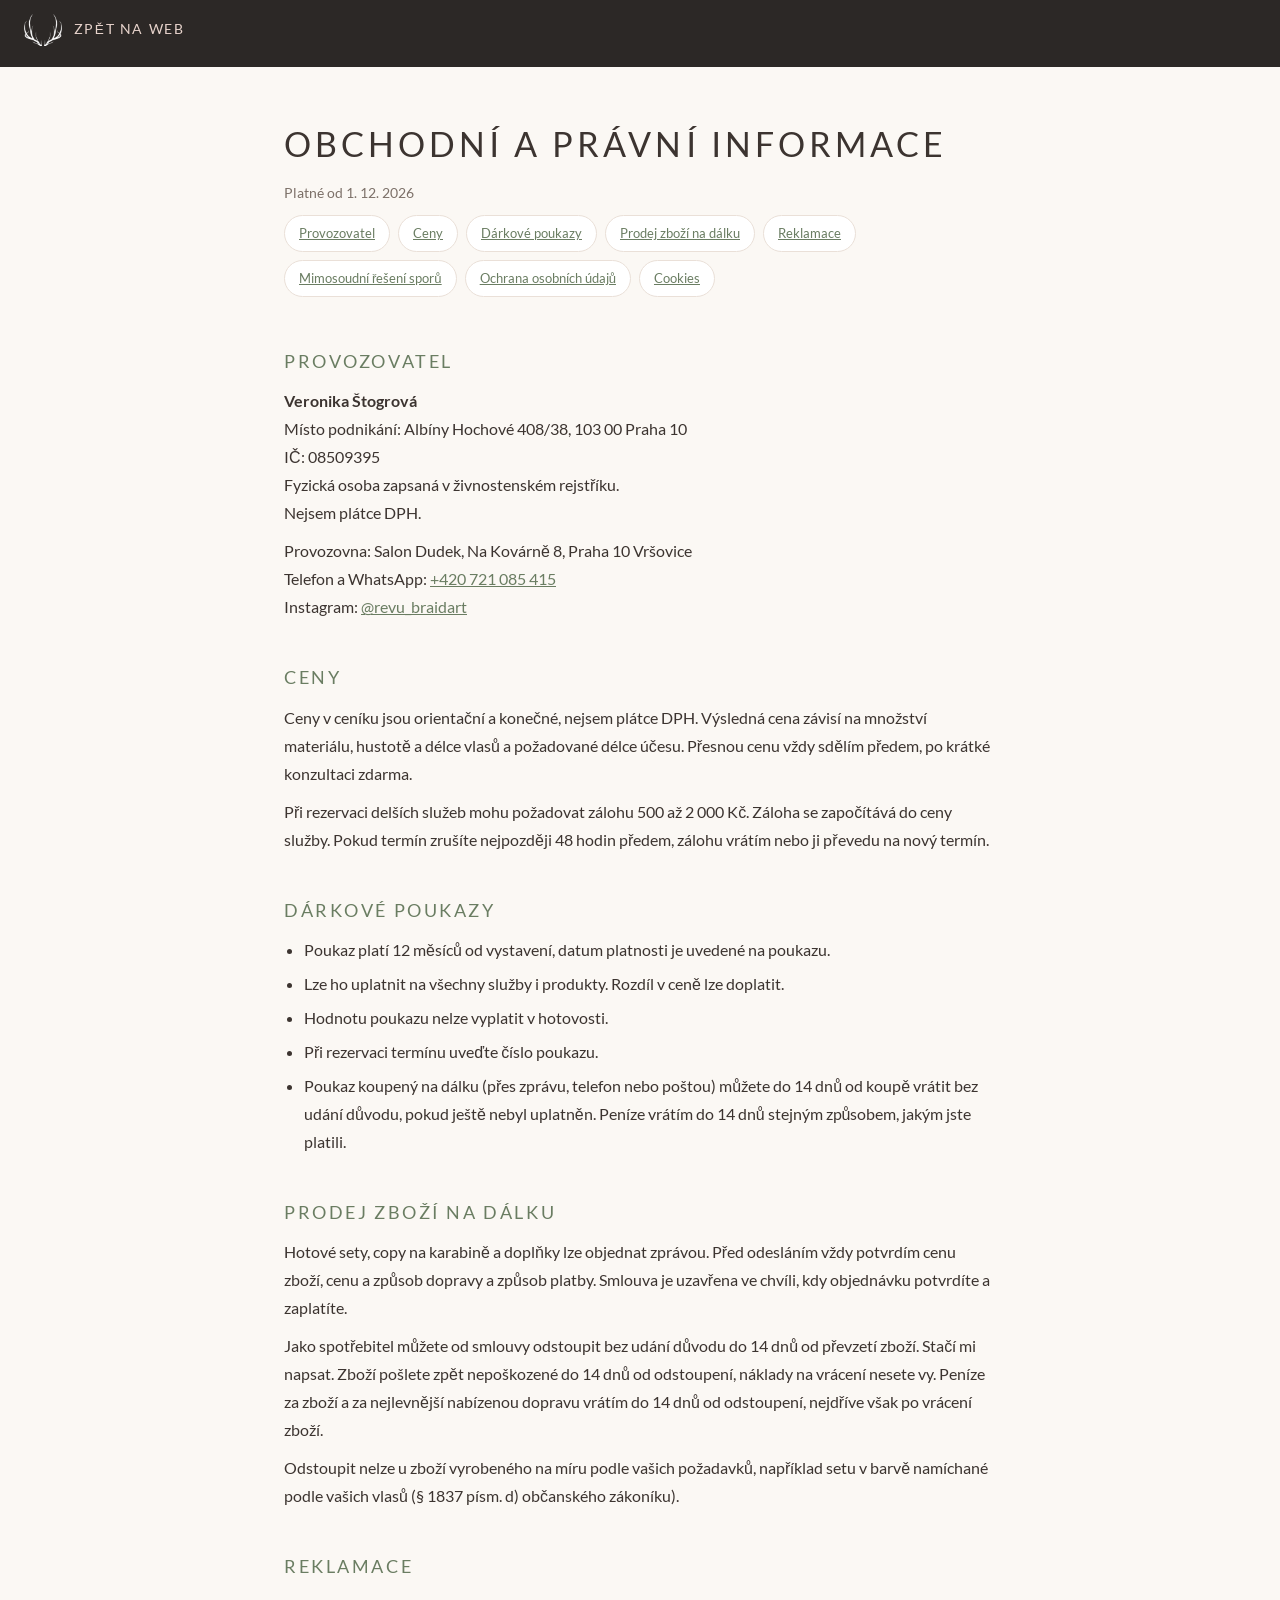
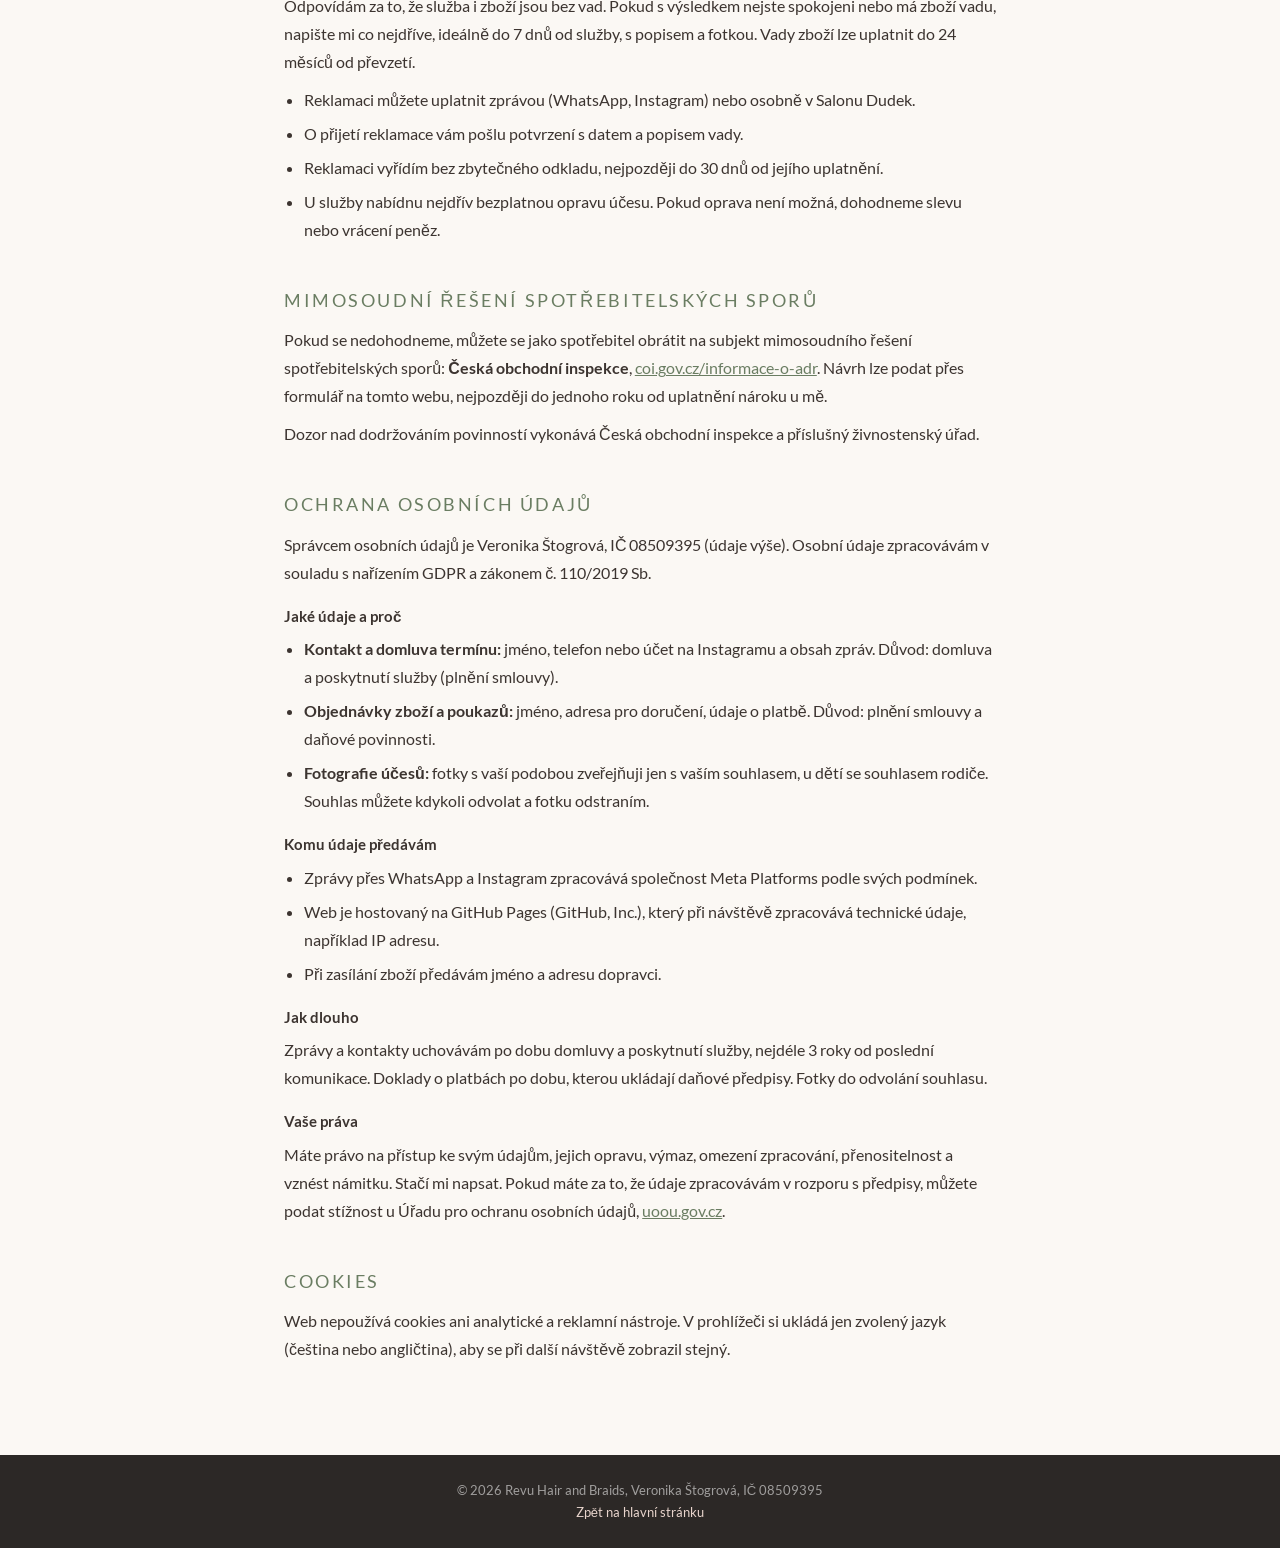
<file: pravni-informace.html>
<!DOCTYPE html>
<html lang="cs">
<head>
  <meta charset="UTF-8" />
  <meta name="viewport" content="width=device-width, initial-scale=1.0" />
  <title>Obchodní a právní informace | Revu Hair and Braids</title>
  <meta name="description" content="Provozovatel, ceny, dárkové poukazy, reklamace, mimosoudní řešení sporů a ochrana osobních údajů. Veronika Štogrová, Revu Hair and Braids." />
  <meta name="robots" content="index, follow" />
  <link rel="icon" type="image/png" href="img/favicon.png" />
  <link rel="preload" href="fonts/lato-400-latin.woff2" as="font" type="font/woff2" crossorigin />
  <link rel="stylesheet" href="fonts/fonts.css?v=20261127a" />
  <link rel="stylesheet" href="css/style.css?v=20261127a" />
</head>
<body class="legal-body">

  <header class="legal-header">
    <a href="index.html" class="legal-back" aria-label="Zpět na hlavní stránku">
      <img src="img/logo-mark.png" alt="" width="47" height="40" />
      <span>Zpět na web</span>
    </a>
  </header>

  <main class="legal-page">
    <h1>Obchodní a právní informace</h1>
    <p class="legal-meta">Platné od 1. 12. 2026</p>

    <nav class="legal-toc" aria-label="Obsah">
      <a href="#provozovatel">Provozovatel</a>
      <a href="#ceny">Ceny</a>
      <a href="#poukazy">Dárkové poukazy</a>
      <a href="#zbozi">Prodej zboží na dálku</a>
      <a href="#reklamace">Reklamace</a>
      <a href="#spory">Mimosoudní řešení sporů</a>
      <a href="#osobni-udaje">Ochrana osobních údajů</a>
      <a href="#cookies">Cookies</a>
    </nav>

    <section id="provozovatel">
      <h2>Provozovatel</h2>
      <p>
        <strong>Veronika Štogrová</strong><br />
        Místo podnikání: Albíny Hochové 408/38, 103 00 Praha 10<br />
        IČ: 08509395<br />
        Fyzická osoba zapsaná v živnostenském rejstříku.<br />
        Nejsem plátce DPH.
      </p>
      <p>
        Provozovna: Salon Dudek, Na Kovárně 8, Praha 10 Vršovice<br />
        Telefon a WhatsApp: <a href="tel:+420721085415">+420 721 085 415</a><br />
        Instagram: <a href="https://www.instagram.com/revu_braidart/" target="_blank" rel="noopener">@revu_braidart</a>
      </p>
    </section>

    <section id="ceny">
      <h2>Ceny</h2>
      <p>
        Ceny v ceníku jsou orientační a konečné, nejsem plátce DPH. Výsledná cena závisí na množství
        materiálu, hustotě a délce vlasů a požadované délce účesu. Přesnou cenu vždy sdělím předem,
        po krátké konzultaci zdarma.
      </p>
      <p>
        Při rezervaci delších služeb mohu požadovat zálohu 500 až 2 000 Kč. Záloha se započítává do ceny
        služby. Pokud termín zrušíte nejpozději 48 hodin předem, zálohu vrátím nebo ji převedu na nový
        termín.
      </p>
    </section>

    <section id="poukazy">
      <h2>Dárkové poukazy</h2>
      <ul>
        <li>Poukaz platí 12 měsíců od vystavení, datum platnosti je uvedené na poukazu.</li>
        <li>Lze ho uplatnit na všechny služby i produkty. Rozdíl v ceně lze doplatit.</li>
        <li>Hodnotu poukazu nelze vyplatit v hotovosti.</li>
        <li>Při rezervaci termínu uveďte číslo poukazu.</li>
        <li>
          Poukaz koupený na dálku (přes zprávu, telefon nebo poštou) můžete do 14 dnů od koupě vrátit
          bez udání důvodu, pokud ještě nebyl uplatněn. Peníze vrátím do 14 dnů stejným způsobem,
          jakým jste platili.
        </li>
      </ul>
    </section>

    <section id="zbozi">
      <h2>Prodej zboží na dálku</h2>
      <p>
        Hotové sety, copy na karabině a doplňky lze objednat zprávou. Před odesláním vždy potvrdím
        cenu zboží, cenu a způsob dopravy a způsob platby. Smlouva je uzavřena ve chvíli, kdy objednávku
        potvrdíte a zaplatíte.
      </p>
      <p>
        Jako spotřebitel můžete od smlouvy odstoupit bez udání důvodu do 14 dnů od převzetí zboží.
        Stačí mi napsat. Zboží pošlete zpět nepoškozené do 14 dnů od odstoupení, náklady na vrácení
        nesete vy. Peníze za zboží a za nejlevnější nabízenou dopravu vrátím do 14 dnů od odstoupení,
        nejdříve však po vrácení zboží.
      </p>
      <p>
        Odstoupit nelze u zboží vyrobeného na míru podle vašich požadavků, například setu v barvě
        namíchané podle vašich vlasů (§ 1837 písm. d) občanského zákoníku).
      </p>
    </section>

    <section id="reklamace">
      <h2>Reklamace</h2>
      <p>
        Odpovídám za to, že služba i zboží jsou bez vad. Pokud s výsledkem nejste spokojeni nebo má
        zboží vadu, napište mi co nejdříve, ideálně do 7 dnů od služby, s popisem a fotkou. Vady zboží
        lze uplatnit do 24 měsíců od převzetí.
      </p>
      <ul>
        <li>Reklamaci můžete uplatnit zprávou (WhatsApp, Instagram) nebo osobně v Salonu Dudek.</li>
        <li>O přijetí reklamace vám pošlu potvrzení s datem a popisem vady.</li>
        <li>Reklamaci vyřídím bez zbytečného odkladu, nejpozději do 30 dnů od jejího uplatnění.</li>
        <li>
          U služby nabídnu nejdřív bezplatnou opravu účesu. Pokud oprava není možná, dohodneme slevu
          nebo vrácení peněz.
        </li>
      </ul>
    </section>

    <section id="spory">
      <h2>Mimosoudní řešení spotřebitelských sporů</h2>
      <p>
        Pokud se nedohodneme, můžete se jako spotřebitel obrátit na subjekt mimosoudního řešení
        spotřebitelských sporů: <strong>Česká obchodní inspekce</strong>,
        <a href="https://coi.gov.cz/informace-o-adr/" target="_blank" rel="noopener">coi.gov.cz/informace-o-adr</a>.
        Návrh lze podat přes formulář na tomto webu, nejpozději do jednoho roku od uplatnění nároku u mě.
      </p>
      <p>Dozor nad dodržováním povinností vykonává Česká obchodní inspekce a příslušný živnostenský úřad.</p>
    </section>

    <section id="osobni-udaje">
      <h2>Ochrana osobních údajů</h2>
      <p>
        Správcem osobních údajů je Veronika Štogrová, IČ 08509395 (údaje výše). Osobní údaje zpracovávám
        v souladu s nařízením GDPR a zákonem č. 110/2019 Sb.
      </p>
      <h3>Jaké údaje a proč</h3>
      <ul>
        <li>
          <strong>Kontakt a domluva termínu:</strong> jméno, telefon nebo účet na Instagramu a obsah zpráv.
          Důvod: domluva a poskytnutí služby (plnění smlouvy).
        </li>
        <li>
          <strong>Objednávky zboží a poukazů:</strong> jméno, adresa pro doručení, údaje o platbě.
          Důvod: plnění smlouvy a daňové povinnosti.
        </li>
        <li>
          <strong>Fotografie účesů:</strong> fotky s vaší podobou zveřejňuji jen s vaším souhlasem, u dětí se
          souhlasem rodiče. Souhlas můžete kdykoli odvolat a fotku odstraním.
        </li>
      </ul>
      <h3>Komu údaje předávám</h3>
      <ul>
        <li>Zprávy přes WhatsApp a Instagram zpracovává společnost Meta Platforms podle svých podmínek.</li>
        <li>Web je hostovaný na GitHub Pages (GitHub, Inc.), který při návštěvě zpracovává technické údaje, například IP adresu.</li>
        <li>Při zasílání zboží předávám jméno a adresu dopravci.</li>
      </ul>
      <h3>Jak dlouho</h3>
      <p>
        Zprávy a kontakty uchovávám po dobu domluvy a poskytnutí služby, nejdéle 3 roky od poslední
        komunikace. Doklady o platbách po dobu, kterou ukládají daňové předpisy. Fotky do odvolání
        souhlasu.
      </p>
      <h3>Vaše práva</h3>
      <p>
        Máte právo na přístup ke svým údajům, jejich opravu, výmaz, omezení zpracování, přenositelnost
        a vznést námitku. Stačí mi napsat. Pokud máte za to, že údaje zpracovávám v rozporu s předpisy,
        můžete podat stížnost u Úřadu pro ochranu osobních údajů,
        <a href="https://uoou.gov.cz" target="_blank" rel="noopener">uoou.gov.cz</a>.
      </p>
    </section>

    <section id="cookies">
      <h2>Cookies</h2>
      <p>
        Web nepoužívá cookies ani analytické a reklamní nástroje. V prohlížeči si ukládá jen zvolený jazyk
        (čeština nebo angličtina), aby se při další návštěvě zobrazil stejný.
      </p>
    </section>
  </main>

  <footer class="legal-footer">
    <p>&copy; 2026 Revu Hair and Braids, Veronika Štogrová, IČ 08509395</p>
    <p><a href="index.html">Zpět na hlavní stránku</a></p>
  </footer>

</body>
</html>
</file>
<file: fonts/fonts.css>
/* Self-hosted Google Fonts (latin + latin-ext), downloaded from fonts.gstatic.com */
/* latin-ext */
@font-face {
  font-family: 'Cormorant Garamond';
  font-style: italic;
  font-weight: 300;
  font-display: swap;
  src: url(cormorant-garamond-300-italic-latin-ext.woff2) format('woff2');
  unicode-range: U+0100-02BA, U+02BD-02C5, U+02C7-02CC, U+02CE-02D7, U+02DD-02FF, U+0304, U+0308, U+0329, U+1D00-1DBF, U+1E00-1E9F, U+1EF2-1EFF, U+2020, U+20A0-20AB, U+20AD-20C4, U+2113, U+2C60-2C7F, U+A720-A7FF;
}
/* latin */
@font-face {
  font-family: 'Cormorant Garamond';
  font-style: italic;
  font-weight: 300;
  font-display: swap;
  src: url(cormorant-garamond-300-italic-latin.woff2) format('woff2');
  unicode-range: U+0000-00FF, U+0131, U+0152-0153, U+02BB-02BC, U+02C6, U+02DA, U+02DC, U+0304, U+0308, U+0329, U+2000-206F, U+20AC, U+2122, U+2191, U+2193, U+2212, U+2215, U+FEFF, U+FFFD;
}
/* latin-ext */
@font-face {
  font-family: 'Cormorant Garamond';
  font-style: italic;
  font-weight: 400;
  font-display: swap;
  src: url(cormorant-garamond-400-italic-latin-ext.woff2) format('woff2');
  unicode-range: U+0100-02BA, U+02BD-02C5, U+02C7-02CC, U+02CE-02D7, U+02DD-02FF, U+0304, U+0308, U+0329, U+1D00-1DBF, U+1E00-1E9F, U+1EF2-1EFF, U+2020, U+20A0-20AB, U+20AD-20C4, U+2113, U+2C60-2C7F, U+A720-A7FF;
}
/* latin */
@font-face {
  font-family: 'Cormorant Garamond';
  font-style: italic;
  font-weight: 400;
  font-display: swap;
  src: url(cormorant-garamond-400-italic-latin.woff2) format('woff2');
  unicode-range: U+0000-00FF, U+0131, U+0152-0153, U+02BB-02BC, U+02C6, U+02DA, U+02DC, U+0304, U+0308, U+0329, U+2000-206F, U+20AC, U+2122, U+2191, U+2193, U+2212, U+2215, U+FEFF, U+FFFD;
}
/* latin-ext */
@font-face {
  font-family: 'Cormorant Garamond';
  font-style: normal;
  font-weight: 300;
  font-display: swap;
  src: url(cormorant-garamond-300-latin-ext.woff2) format('woff2');
  unicode-range: U+0100-02BA, U+02BD-02C5, U+02C7-02CC, U+02CE-02D7, U+02DD-02FF, U+0304, U+0308, U+0329, U+1D00-1DBF, U+1E00-1E9F, U+1EF2-1EFF, U+2020, U+20A0-20AB, U+20AD-20C4, U+2113, U+2C60-2C7F, U+A720-A7FF;
}
/* latin */
@font-face {
  font-family: 'Cormorant Garamond';
  font-style: normal;
  font-weight: 300;
  font-display: swap;
  src: url(cormorant-garamond-300-latin.woff2) format('woff2');
  unicode-range: U+0000-00FF, U+0131, U+0152-0153, U+02BB-02BC, U+02C6, U+02DA, U+02DC, U+0304, U+0308, U+0329, U+2000-206F, U+20AC, U+2122, U+2191, U+2193, U+2212, U+2215, U+FEFF, U+FFFD;
}
/* latin-ext */
@font-face {
  font-family: 'Cormorant Garamond';
  font-style: normal;
  font-weight: 400;
  font-display: swap;
  src: url(cormorant-garamond-400-latin-ext.woff2) format('woff2');
  unicode-range: U+0100-02BA, U+02BD-02C5, U+02C7-02CC, U+02CE-02D7, U+02DD-02FF, U+0304, U+0308, U+0329, U+1D00-1DBF, U+1E00-1E9F, U+1EF2-1EFF, U+2020, U+20A0-20AB, U+20AD-20C4, U+2113, U+2C60-2C7F, U+A720-A7FF;
}
/* latin */
@font-face {
  font-family: 'Cormorant Garamond';
  font-style: normal;
  font-weight: 400;
  font-display: swap;
  src: url(cormorant-garamond-400-latin.woff2) format('woff2');
  unicode-range: U+0000-00FF, U+0131, U+0152-0153, U+02BB-02BC, U+02C6, U+02DA, U+02DC, U+0304, U+0308, U+0329, U+2000-206F, U+20AC, U+2122, U+2191, U+2193, U+2212, U+2215, U+FEFF, U+FFFD;
}
/* latin-ext */
@font-face {
  font-family: 'Cormorant Garamond';
  font-style: normal;
  font-weight: 700;
  font-display: swap;
  src: url(cormorant-garamond-700-latin-ext.woff2) format('woff2');
  unicode-range: U+0100-02BA, U+02BD-02C5, U+02C7-02CC, U+02CE-02D7, U+02DD-02FF, U+0304, U+0308, U+0329, U+1D00-1DBF, U+1E00-1E9F, U+1EF2-1EFF, U+2020, U+20A0-20AB, U+20AD-20C4, U+2113, U+2C60-2C7F, U+A720-A7FF;
}
/* latin */
@font-face {
  font-family: 'Cormorant Garamond';
  font-style: normal;
  font-weight: 700;
  font-display: swap;
  src: url(cormorant-garamond-700-latin.woff2) format('woff2');
  unicode-range: U+0000-00FF, U+0131, U+0152-0153, U+02BB-02BC, U+02C6, U+02DA, U+02DC, U+0304, U+0308, U+0329, U+2000-206F, U+20AC, U+2122, U+2191, U+2193, U+2212, U+2215, U+FEFF, U+FFFD;
}
/* latin-ext */
@font-face {
  font-family: 'Lato';
  font-style: italic;
  font-weight: 400;
  font-display: swap;
  src: url(lato-400-italic-latin-ext.woff2) format('woff2');
  unicode-range: U+0100-02BA, U+02BD-02C5, U+02C7-02CC, U+02CE-02D7, U+02DD-02FF, U+0304, U+0308, U+0329, U+1D00-1DBF, U+1E00-1E9F, U+1EF2-1EFF, U+2020, U+20A0-20AB, U+20AD-20C4, U+2113, U+2C60-2C7F, U+A720-A7FF;
}
/* latin */
@font-face {
  font-family: 'Lato';
  font-style: italic;
  font-weight: 400;
  font-display: swap;
  src: url(lato-400-italic-latin.woff2) format('woff2');
  unicode-range: U+0000-00FF, U+0131, U+0152-0153, U+02BB-02BC, U+02C6, U+02DA, U+02DC, U+0304, U+0308, U+0329, U+2000-206F, U+20AC, U+2122, U+2191, U+2193, U+2212, U+2215, U+FEFF, U+FFFD;
}
/* latin-ext */
@font-face {
  font-family: 'Lato';
  font-style: normal;
  font-weight: 300;
  font-display: swap;
  src: url(lato-300-latin-ext.woff2) format('woff2');
  unicode-range: U+0100-02BA, U+02BD-02C5, U+02C7-02CC, U+02CE-02D7, U+02DD-02FF, U+0304, U+0308, U+0329, U+1D00-1DBF, U+1E00-1E9F, U+1EF2-1EFF, U+2020, U+20A0-20AB, U+20AD-20C4, U+2113, U+2C60-2C7F, U+A720-A7FF;
}
/* latin */
@font-face {
  font-family: 'Lato';
  font-style: normal;
  font-weight: 300;
  font-display: swap;
  src: url(lato-300-latin.woff2) format('woff2');
  unicode-range: U+0000-00FF, U+0131, U+0152-0153, U+02BB-02BC, U+02C6, U+02DA, U+02DC, U+0304, U+0308, U+0329, U+2000-206F, U+20AC, U+2122, U+2191, U+2193, U+2212, U+2215, U+FEFF, U+FFFD;
}
/* latin-ext */
@font-face {
  font-family: 'Lato';
  font-style: normal;
  font-weight: 400;
  font-display: swap;
  src: url(lato-400-latin-ext.woff2) format('woff2');
  unicode-range: U+0100-02BA, U+02BD-02C5, U+02C7-02CC, U+02CE-02D7, U+02DD-02FF, U+0304, U+0308, U+0329, U+1D00-1DBF, U+1E00-1E9F, U+1EF2-1EFF, U+2020, U+20A0-20AB, U+20AD-20C4, U+2113, U+2C60-2C7F, U+A720-A7FF;
}
/* latin */
@font-face {
  font-family: 'Lato';
  font-style: normal;
  font-weight: 400;
  font-display: swap;
  src: url(lato-400-latin.woff2) format('woff2');
  unicode-range: U+0000-00FF, U+0131, U+0152-0153, U+02BB-02BC, U+02C6, U+02DA, U+02DC, U+0304, U+0308, U+0329, U+2000-206F, U+20AC, U+2122, U+2191, U+2193, U+2212, U+2215, U+FEFF, U+FFFD;
}
/* latin-ext */
@font-face {
  font-family: 'Lato';
  font-style: normal;
  font-weight: 700;
  font-display: swap;
  src: url(lato-700-latin-ext.woff2) format('woff2');
  unicode-range: U+0100-02BA, U+02BD-02C5, U+02C7-02CC, U+02CE-02D7, U+02DD-02FF, U+0304, U+0308, U+0329, U+1D00-1DBF, U+1E00-1E9F, U+1EF2-1EFF, U+2020, U+20A0-20AB, U+20AD-20C4, U+2113, U+2C60-2C7F, U+A720-A7FF;
}
/* latin */
@font-face {
  font-family: 'Lato';
  font-style: normal;
  font-weight: 700;
  font-display: swap;
  src: url(lato-700-latin.woff2) format('woff2');
  unicode-range: U+0000-00FF, U+0131, U+0152-0153, U+02BB-02BC, U+02C6, U+02DA, U+02DC, U+0304, U+0308, U+0329, U+2000-206F, U+20AC, U+2122, U+2191, U+2193, U+2212, U+2215, U+FEFF, U+FFFD;
}
</file>
<file: css/style.css>
/* ============================================================
   Veronika Štogrová Hair & Braids: Main Stylesheet
   ============================================================ */

/* --- Google Fonts --- */

/* --- CSS Custom Properties --- */
:root {
  --color-primary:       #8A9E82;
  --color-primary-dark:  #6A7D62;
  --color-primary-light: #AABEA4;
  --color-accent:        #C8A898;
  --color-accent-dark:   #A88070;
  --color-accent-light:  #E8D4CC;
  --color-dark:          #2C2826;
  --color-dark-mid:      #3C3634;
  --color-dark-card:     #4C4644;
  --color-white:         #FFFFFF;
  --color-off-white:     #FBF8F4;
  --color-text:          #3C3430;
  --color-text-light:    #7C7068;
  --color-border:        #EAE0D8;

  --font-heading: 'Lato', Arial, sans-serif;
  --font-body:    'Lato', Arial, sans-serif;

  --shadow-sm:  0 2px 8px rgba(44, 40, 38, 0.10);
  --shadow-md:  0 8px 32px rgba(44, 40, 38, 0.15);
  --shadow-lg:  0 20px 60px rgba(44, 40, 38, 0.20);
  --shadow-gold: 0 4px 20px rgba(200, 168, 152, 0.35);

  --radius-sm:  8px;
  --radius-md:  16px;
  --radius-lg:  24px;
  --radius-xl:  40px;

  --transition-fast:   0.2s ease;
  --transition-normal: 0.35s ease;
  --transition-slow:   0.6s ease;

  --nav-height: 72px;
  --section-padding: 100px 0;
}

/* --- Reset & Base --- */
*, *::before, *::after {
  box-sizing: border-box;
  margin: 0;
  padding: 0;
}

html {
  scroll-behavior: smooth;
  font-size: 16px;
}

body {
  font-family: var(--font-body);
  color: var(--color-text);
  background: var(--color-white);
  line-height: 1.7;
  overflow-x: hidden;
}

img {
  max-width: 100%;
  display: block;
}

a {
  color: inherit;
  text-decoration: none;
}

ul {
  list-style: none;
}

/* --- Utility --- */
.container {
  width: 100%;
  max-width: 1200px;
  margin: 0 auto;
  padding: 0 20px;
}

.section-tag {
  display: inline-block;
  font-family: var(--font-body);
  font-size: 0.78rem;
  font-weight: 700;
  letter-spacing: 0.18em;
  text-transform: uppercase;
  color: var(--color-accent);
  margin-bottom: 14px;
}

.section-title {
  font-family: var(--font-heading);
  font-size: clamp(2.4rem, 4.5vw, 3.6rem);
  font-weight: 400;
  line-height: 1.25;
  color: var(--color-text);
  margin-bottom: 20px;
}

.section-title span {
  color: var(--color-primary);
}

.section-desc {
  font-size: 1.05rem;
  color: var(--color-text-light);
  max-width: 560px;
  line-height: 1.8;
}

.section-header {
  text-align: center;
  margin-bottom: 60px;
}

.section-header .section-desc {
  margin: 0 auto;
}

/* --- Scroll Fade-in Animation --- */
.fade-in {
  opacity: 0;
  transform: translateY(36px);
  transition: opacity 0.7s ease, transform 0.7s ease;
}

.fade-in.visible {
  opacity: 1;
  transform: translateY(0);
}

.fade-in-left {
  opacity: 0;
  transform: translateX(-40px);
  transition: opacity 0.7s ease, transform 0.7s ease;
}

.fade-in-left.visible {
  opacity: 1;
  transform: translateX(0);
}

.fade-in-right {
  opacity: 0;
  transform: translateX(40px);
  transition: opacity 0.7s ease, transform 0.7s ease;
}

.fade-in-right.visible {
  opacity: 1;
  transform: translateX(0);
}

/* ============================================================
   NAVIGATION
   ============================================================ */
.navbar {
  position: fixed;
  top: 0;
  left: 0;
  right: 0;
  z-index: 1000;
  height: var(--nav-height);
  display: flex;
  align-items: center;
  background: rgba(26, 26, 46, 0.55);
  backdrop-filter: blur(16px);
  -webkit-backdrop-filter: blur(16px);
  border-bottom: 1px solid rgba(212, 168, 83, 0.12);
  transition: background var(--transition-normal), box-shadow var(--transition-normal);
}

.navbar.scrolled {
  background: rgba(26, 26, 46, 0.97);
  box-shadow: 0 4px 30px rgba(0,0,0,0.35);
}

.nav-container {
  display: flex;
  align-items: center;
  justify-content: space-between;
  width: 100%;
  max-width: 1200px;
  margin: 0 auto;
  padding: 0 20px;
}

.nav-logo {
  display: flex;
  flex-direction: column;
  line-height: 1.1;
  cursor: pointer;
}

.nav-logo-name {
  font-family: var(--font-heading);
  font-size: 1.15rem;
  font-weight: 700;
  color: var(--color-white);
  letter-spacing: 0.02em;
}

.nav-logo-sub {
  font-family: var(--font-body);
  font-size: 0.72rem;
  font-weight: 700;
  letter-spacing: 0.2em;
  text-transform: uppercase;
  color: var(--color-accent);
}

.nav-menu {
  display: none;
  flex-direction: row;
  gap: 6px;
  align-items: center;
}

.nav-link {
  font-family: var(--font-body);
  font-size: 0.88rem;
  font-weight: 700;
  letter-spacing: 0.04em;
  color: rgba(255,255,255,0.82);
  padding: 8px 13px;
  border-radius: var(--radius-sm);
  transition: color var(--transition-fast), background var(--transition-fast);
  position: relative;
}

.nav-link::after {
  content: '';
  position: absolute;
  bottom: 4px;
  left: 50%;
  transform: translateX(-50%) scaleX(0);
  width: 60%;
  height: 2px;
  background: var(--color-accent);
  border-radius: 2px;
  transition: transform var(--transition-normal);
}

.nav-link:hover,
.nav-link.active {
  color: var(--color-white);
}

.nav-link:hover::after,
.nav-link.active::after {
  transform: translateX(-50%) scaleX(1);
}

.nav-cta {
  background: var(--color-accent);
  color: var(--color-dark) !important;
  border-radius: var(--radius-xl);
  padding: 9px 20px !important;
  font-weight: 700;
  transition: background var(--transition-fast), transform var(--transition-fast), box-shadow var(--transition-fast) !important;
}

.nav-cta::after { display: none; }

.nav-cta:hover {
  background: var(--color-accent-light);
  transform: translateY(-1px);
  box-shadow: var(--shadow-gold);
}

.hamburger {
  display: flex;
  flex-direction: column;
  gap: 5px;
  cursor: pointer;
  padding: 8px;
  border: none;
  background: none;
  z-index: 1100;
}

.hamburger span {
  display: block;
  width: 26px;
  height: 2px;
  background: var(--color-white);
  border-radius: 2px;
  transition: transform var(--transition-normal), opacity var(--transition-fast), width var(--transition-normal);
  transform-origin: center;
}

.hamburger.open span:nth-child(1) {
  transform: translateY(7px) rotate(45deg);
}

.hamburger.open span:nth-child(2) {
  opacity: 0;
  width: 0;
}

.hamburger.open span:nth-child(3) {
  transform: translateY(-7px) rotate(-45deg);
}

/* Mobile nav drawer */
.mobile-nav {
  position: fixed;
  top: 0;
  right: 0;
  width: min(320px, 90vw);
  height: 100vh;
  background: rgba(26, 26, 46, 0.98);
  backdrop-filter: blur(20px);
  z-index: 1050;
  display: flex;
  flex-direction: column;
  justify-content: center;
  align-items: center;
  gap: 8px;
  transform: translateX(100%);
  transition: transform var(--transition-slow);
  border-left: 1px solid rgba(212, 168, 83, 0.18);
}

.mobile-nav.open {
  transform: translateX(0);
}

.mobile-nav .nav-link {
  font-size: 1.1rem;
  padding: 12px 24px;
  width: 100%;
  text-align: center;
  letter-spacing: 0.06em;
}

.mobile-overlay {
  position: fixed;
  inset: 0;
  background: rgba(0,0,0,0.6);
  z-index: 1040;
  opacity: 0;
  pointer-events: none;
  transition: opacity var(--transition-normal);
}

.mobile-overlay.open {
  opacity: 1;
  pointer-events: all;
}

/* ============================================================
   HERO SECTION
   ============================================================ */
.hero {
  position: relative;
  min-height: 100vh;
  display: flex;
  align-items: center;
  justify-content: center;
  text-align: center;
  overflow: hidden;
  background: var(--color-dark);
}

.hero-bg {
  position: absolute;
  inset: 0;
  background:
    radial-gradient(ellipse 80% 60% at 20% 40%, rgba(138, 158, 130, 0.45) 0%, transparent 70%),
    radial-gradient(ellipse 60% 80% at 80% 60%, rgba(76, 70, 68, 0.60) 0%, transparent 70%),
    radial-gradient(ellipse 100% 100% at 50% 0%, rgba(200, 168, 152, 0.10) 0%, transparent 60%),
    linear-gradient(135deg, #2C2826 0%, #3C3634 45%, #4C4644 100%);
  z-index: 0;
}

/* Floating animated shapes */
.hero-shapes {
  position: absolute;
  inset: 0;
  z-index: 1;
  pointer-events: none;
}

.hero-shapes .shape {
  position: absolute;
  border-radius: 50%;
  opacity: 0.12;
  animation: floatShape 12s ease-in-out infinite;
}

.shape-1 {
  width: 400px;
  height: 400px;
  background: radial-gradient(circle, var(--color-primary), transparent);
  top: -100px;
  left: -100px;
  animation-delay: 0s;
  animation-duration: 14s;
}

.shape-2 {
  width: 300px;
  height: 300px;
  background: radial-gradient(circle, var(--color-accent), transparent);
  bottom: -80px;
  right: -60px;
  animation-delay: -5s;
  animation-duration: 16s;
  opacity: 0.1;
}

.shape-3 {
  width: 200px;
  height: 200px;
  background: radial-gradient(circle, #E91E8C, transparent);
  top: 40%;
  right: 10%;
  animation-delay: -3s;
  animation-duration: 10s;
  opacity: 0.08;
}

.shape-4 {
  width: 150px;
  height: 150px;
  background: radial-gradient(circle, var(--color-primary-light), transparent);
  bottom: 20%;
  left: 8%;
  animation-delay: -7s;
  animation-duration: 18s;
  opacity: 0.1;
}

@keyframes floatShape {
  0%, 100% { transform: translate(0, 0) scale(1); }
  33%       { transform: translate(20px, -30px) scale(1.05); }
  66%       { transform: translate(-15px, 20px) scale(0.95); }
}

/* Gradient ring animation */
.hero-ring {
  position: absolute;
  border-radius: 50%;
  border: 1px solid rgba(212, 168, 83, 0.15);
  animation: pulsRing 6s ease-in-out infinite;
}

.ring-1 { width: 500px; height: 500px; top: 50%; left: 50%; transform: translate(-50%,-50%); animation-delay: 0s; }
.ring-2 { width: 700px; height: 700px; top: 50%; left: 50%; transform: translate(-50%,-50%); animation-delay: -2s; opacity: 0.6; }
.ring-3 { width: 900px; height: 900px; top: 50%; left: 50%; transform: translate(-50%,-50%); animation-delay: -4s; opacity: 0.3; }

@keyframes pulsRing {
  0%, 100% { transform: translate(-50%,-50%) scale(1); opacity: 0.15; }
  50%       { transform: translate(-50%,-50%) scale(1.04); opacity: 0.08; }
}

.hero-content {
  position: relative;
  z-index: 2;
  max-width: 820px;
  padding: 0 20px;
  padding-top: var(--nav-height);
}

.hero-badge {
  display: inline-flex;
  align-items: center;
  gap: 8px;
  background: rgba(212, 168, 83, 0.12);
  border: 1px solid rgba(212, 168, 83, 0.35);
  color: var(--color-accent-light);
  font-size: 0.8rem;
  font-weight: 700;
  letter-spacing: 0.14em;
  text-transform: uppercase;
  padding: 8px 20px;
  border-radius: var(--radius-xl);
  margin-bottom: 28px;
  backdrop-filter: blur(8px);
}

.hero-badge-dot {
  width: 6px;
  height: 6px;
  background: var(--color-accent);
  border-radius: 50%;
  animation: blink 2s ease-in-out infinite;
}

@keyframes blink {
  0%, 100% { opacity: 1; }
  50%       { opacity: 0.3; }
}

.hero-title {
  font-family: var(--font-heading);
  font-size: clamp(3rem, 8vw, 6rem);
  font-weight: 300;
  line-height: 1.08;
  color: var(--color-white);
  margin-bottom: 12px;
}

.hero-title em {
  font-style: italic;
  color: var(--color-accent);
  display: block;
}

.hero-subtitle {
  font-family: var(--font-heading);
  font-size: clamp(1.1rem, 2.5vw, 1.5rem);
  font-weight: 400;
  font-style: italic;
  color: rgba(255,255,255,0.72);
  margin-bottom: 20px;
}

.hero-tags {
  display: flex;
  flex-wrap: wrap;
  justify-content: center;
  gap: 10px;
  margin-bottom: 44px;
}

.hero-tag {
  background: rgba(255,255,255,0.06);
  border: 1px solid rgba(255,255,255,0.12);
  color: rgba(255,255,255,0.7);
  padding: 6px 16px;
  border-radius: var(--radius-xl);
  font-size: 0.82rem;
  letter-spacing: 0.04em;
  backdrop-filter: blur(8px);
}

.hero-buttons {
  display: flex;
  gap: 16px;
  justify-content: center;
  flex-wrap: wrap;
}

/* --- Buttons --- */
.btn {
  display: inline-flex;
  align-items: center;
  gap: 8px;
  padding: 15px 34px;
  border-radius: var(--radius-xl);
  font-family: var(--font-body);
  font-size: 0.95rem;
  font-weight: 700;
  letter-spacing: 0.05em;
  cursor: pointer;
  border: 2px solid transparent;
  transition: all var(--transition-normal);
  position: relative;
  overflow: hidden;
}

.btn-primary {
  background: linear-gradient(135deg, var(--color-accent), var(--color-accent-dark));
  color: var(--color-dark);
  border-color: var(--color-accent);
  box-shadow: 0 4px 20px rgba(212, 168, 83, 0.35);
}

.btn-primary:hover {
  background: linear-gradient(135deg, var(--color-accent-light), var(--color-accent));
  transform: translateY(-3px);
  box-shadow: 0 8px 30px rgba(212, 168, 83, 0.5);
}

.btn-outline {
  background: transparent;
  color: var(--color-white);
  border-color: rgba(255,255,255,0.4);
}

.btn-outline:hover {
  background: rgba(255,255,255,0.1);
  border-color: var(--color-white);
  transform: translateY(-3px);
}

.btn-purple {
  background: linear-gradient(135deg, var(--color-primary), var(--color-primary-dark));
  color: var(--color-white);
  border-color: var(--color-primary);
  box-shadow: var(--shadow-md);
}

.btn-purple:hover {
  background: linear-gradient(135deg, var(--color-primary-light), var(--color-primary));
  transform: translateY(-3px);
  box-shadow: var(--shadow-lg);
}

.hero-scroll {
  position: absolute;
  bottom: 36px;
  left: 50%;
  transform: translateX(-50%);
  z-index: 2;
  display: flex;
  flex-direction: column;
  align-items: center;
  gap: 8px;
  color: rgba(255,255,255,0.4);
  font-size: 0.75rem;
  letter-spacing: 0.12em;
  text-transform: uppercase;
  animation: bounceDown 2.5s ease-in-out infinite;
}

.hero-scroll-arrow {
  width: 24px;
  height: 24px;
  border-right: 2px solid var(--color-accent);
  border-bottom: 2px solid var(--color-accent);
  transform: rotate(45deg);
  opacity: 0.6;
}

@keyframes bounceDown {
  0%, 100% { transform: translateX(-50%) translateY(0); }
  50%       { transform: translateX(-50%) translateY(8px); }
}

/* ============================================================
   O MNĚ (ABOUT)
   ============================================================ */
.about {
  padding: var(--section-padding);
  background: var(--color-off-white);
}

.about-grid {
  display: grid;
  grid-template-columns: 1fr;
  gap: 60px;
  align-items: center;
}

.about-tagline {
  font-family: var(--font-heading);
  font-size: clamp(2rem, 3.8vw, 3rem);
  font-weight: 400;
  color: var(--color-text);
  line-height: 1.3;
  margin-bottom: 24px;
}

.about-tagline em {
  font-style: italic;
  color: var(--color-primary);
}

.about-text {
  font-size: 1.05rem;
  color: var(--color-text-light);
  line-height: 1.85;
  margin-bottom: 32px;
}

.about-values {
  display: flex;
  flex-direction: column;
  gap: 14px;
  margin-bottom: 36px;
}

.about-value-item {
  display: flex;
  align-items: center;
  gap: 14px;
  font-size: 0.95rem;
  color: var(--color-text);
  font-weight: 400;
}

.about-value-icon {
  width: 38px;
  height: 38px;
  min-width: 38px;
  background: linear-gradient(135deg, var(--color-primary), var(--color-primary-light));
  border-radius: 50%;
  display: flex;
  align-items: center;
  justify-content: center;
  font-size: 1rem;
  box-shadow: 0 4px 12px rgba(44, 40, 38, 0.18);
}

.about-specializations {
  background: var(--color-white);
  border-radius: var(--radius-md);
  padding: 28px;
  box-shadow: var(--shadow-sm);
  border: 1px solid var(--color-border);
}

.about-specializations h4 {
  font-family: var(--font-heading);
  font-size: 1.05rem;
  color: var(--color-primary);
  margin-bottom: 16px;
  font-weight: 600;
}

.spec-list {
  display: flex;
  flex-wrap: wrap;
  gap: 10px;
}

.spec-tag {
  background: linear-gradient(135deg, rgba(107,45,139,0.08), rgba(107,45,139,0.04));
  border: 1px solid rgba(107,45,139,0.2);
  color: var(--color-primary-dark);
  padding: 6px 14px;
  border-radius: var(--radius-xl);
  font-size: 0.84rem;
  font-weight: 700;
  letter-spacing: 0.03em;
}

/* Decorative About Visual */
.about-visual {
  position: relative;
  display: flex;
  flex-direction: column;
  align-items: center;
  gap: 20px;
}

.about-photo-placeholder {
  width: 100%;
  max-width: 420px;
  aspect-ratio: 4/5;
  background: linear-gradient(145deg, var(--color-primary) 0%, #AABEA4 40%, var(--color-accent-dark) 100%);
  border-radius: var(--radius-lg);
  display: flex;
  flex-direction: column;
  align-items: center;
  justify-content: center;
  box-shadow: var(--shadow-lg);
  overflow: hidden;
  position: relative;
}

.about-photo-placeholder::before {
  content: '';
  position: absolute;
  inset: 0;
  background:
    radial-gradient(ellipse at 30% 30%, rgba(255,255,255,0.12) 0%, transparent 60%),
    radial-gradient(ellipse at 70% 70%, rgba(212,168,83,0.15) 0%, transparent 50%);
}

.photo-icon {
  font-size: 5rem;
  position: relative;
  z-index: 1;
  margin-bottom: 16px;
  filter: drop-shadow(0 4px 12px rgba(0,0,0,0.3));
}

.photo-label {
  position: relative;
  z-index: 1;
  color: rgba(255,255,255,0.85);
  font-size: 0.9rem;
  letter-spacing: 0.08em;
  text-transform: uppercase;
  font-weight: 700;
}

.about-stat-row {
  display: flex;
  gap: 20px;
  width: 100%;
  max-width: 420px;
}

.about-stat {
  flex: 1;
  background: var(--color-white);
  border-radius: var(--radius-md);
  padding: 22px 16px;
  text-align: center;
  box-shadow: var(--shadow-sm);
  border: 1px solid var(--color-border);
}

.about-stat-number {
  font-family: var(--font-heading);
  font-size: 2rem;
  font-weight: 700;
  color: var(--color-primary);
  line-height: 1;
  margin-bottom: 6px;
}

.about-stat-label {
  font-size: 0.78rem;
  color: var(--color-text-light);
  font-weight: 700;
  letter-spacing: 0.04em;
  text-transform: uppercase;
}

/* ============================================================
   SERVICES
   ============================================================ */
.services {
  padding: var(--section-padding);
  background: var(--color-white);
}

.services-grid {
  display: grid;
  grid-template-columns: 1fr;
  gap: 28px;
}

.service-card {
  background: var(--color-white);
  border: 1px solid var(--color-border);
  border-radius: var(--radius-lg);
  padding: 40px 32px;
  position: relative;
  overflow: hidden;
  transition: transform var(--transition-normal), box-shadow var(--transition-normal), border-color var(--transition-normal);
  cursor: default;
}

.service-card::before {
  content: '';
  position: absolute;
  top: 0;
  left: 0;
  right: 0;
  height: 4px;
  background: linear-gradient(90deg, var(--color-primary), var(--color-accent));
  transform: scaleX(0);
  transform-origin: left;
  transition: transform var(--transition-normal);
}

.service-card:hover::before {
  transform: scaleX(1);
}

.service-card:hover {
  transform: translateY(-8px);
  box-shadow: var(--shadow-lg);
  border-color: rgba(138, 158, 130, 0.2);
}

.service-card-featured {
  border-color: var(--color-accent);
  background: linear-gradient(145deg, rgba(212,168,83,0.04), rgba(107,45,139,0.04));
}

.service-card-featured::before {
  transform: scaleX(1);
  background: linear-gradient(90deg, var(--color-accent), var(--color-primary));
}

.service-badge {
  position: absolute;
  top: 20px;
  right: 20px;
  background: linear-gradient(135deg, var(--color-accent), var(--color-accent-dark));
  color: var(--color-dark);
  font-size: 0.72rem;
  font-weight: 700;
  letter-spacing: 0.1em;
  text-transform: uppercase;
  padding: 5px 14px;
  border-radius: var(--radius-xl);
}

.service-icon {
  font-size: 2.8rem;
  margin-bottom: 20px;
  display: block;
}

.service-card h3 {
  font-family: var(--font-heading);
  font-size: 1.7rem;
  font-weight: 400;
  color: var(--color-text);
  margin-bottom: 8px;
}

.service-card .service-desc {
  font-size: 0.9rem;
  color: var(--color-text-light);
  margin-bottom: 24px;
  line-height: 1.7;
}

.service-list {
  display: flex;
  flex-direction: column;
  gap: 10px;
}

.service-list li {
  display: flex;
  align-items: center;
  gap: 10px;
  font-size: 0.92rem;
  color: var(--color-text);
}

.service-list li::before {
  content: '';
  width: 7px;
  height: 7px;
  min-width: 7px;
  background: linear-gradient(135deg, var(--color-primary), var(--color-accent));
  border-radius: 50%;
}

/* ============================================================
   PRO KOHO (TARGET AUDIENCE)
   ============================================================ */
.target {
  padding: var(--section-padding);
  background: var(--color-off-white);
}

.target-grid {
  display: grid;
  grid-template-columns: repeat(2, 1fr);
  gap: 20px;
}

.target-card {
  background: var(--color-white);
  border-radius: var(--radius-md);
  padding: 28px 22px;
  text-align: center;
  border: 1px solid var(--color-border);
  transition: transform var(--transition-normal), box-shadow var(--transition-normal);
}

.target-card:hover {
  transform: translateY(-6px);
  box-shadow: var(--shadow-md);
}

.target-icon {
  font-size: 2.2rem;
  margin-bottom: 14px;
  display: block;
}

.target-card h4 {
  font-family: var(--font-heading);
  font-size: 1.25rem;
  font-weight: 400;
  color: var(--color-text);
  margin-bottom: 8px;
}

.target-card p {
  font-size: 0.85rem;
  color: var(--color-text-light);
  line-height: 1.6;
}

/* ============================================================
   KANEKALON BENEFITS
   ============================================================ */
.benefits {
  padding: var(--section-padding);
  background: linear-gradient(135deg, var(--color-dark) 0%, var(--color-dark-mid) 50%, #0F2044 100%);
  position: relative;
  overflow: hidden;
}

.benefits::before {
  content: '';
  position: absolute;
  inset: 0;
  background:
    radial-gradient(ellipse 60% 80% at 0% 50%, rgba(107,45,139,0.3) 0%, transparent 60%),
    radial-gradient(ellipse 50% 60% at 100% 50%, rgba(212,168,83,0.1) 0%, transparent 60%);
  pointer-events: none;
}

.benefits .section-title {
  color: var(--color-white);
}

.benefits-grid {
  display: grid;
  grid-template-columns: 1fr;
  gap: 24px;
  position: relative;
  z-index: 1;
}

.benefit-item {
  display: flex;
  align-items: flex-start;
  gap: 22px;
  background: rgba(255,255,255,0.05);
  border: 1px solid rgba(255,255,255,0.08);
  border-radius: var(--radius-md);
  padding: 28px;
  backdrop-filter: blur(8px);
  transition: transform var(--transition-normal), background var(--transition-normal);
}

.benefit-item:hover {
  transform: translateX(8px);
  background: rgba(255,255,255,0.08);
}

.benefit-icon-wrap {
  width: 54px;
  height: 54px;
  min-width: 54px;
  background: linear-gradient(135deg, var(--color-primary), var(--color-accent-dark));
  border-radius: var(--radius-sm);
  display: flex;
  align-items: center;
  justify-content: center;
  font-size: 1.5rem;
  box-shadow: 0 4px 16px rgba(107,45,139,0.4);
}

.benefit-text h4 {
  font-family: var(--font-heading);
  font-size: 1.35rem;
  font-weight: 400;
  color: var(--color-white);
  margin-bottom: 6px;
}

.benefit-text p {
  font-size: 0.9rem;
  color: rgba(255,255,255,0.62);
  line-height: 1.7;
}

/* ============================================================
   GALLERY
   ============================================================ */
.gallery {
  padding: var(--section-padding);
  background: var(--color-white);
}

.gallery-note {
  text-align: center;
  color: var(--color-text-light);
  font-size: 0.88rem;
  font-style: italic;
  margin-bottom: 40px;
  display: flex;
  align-items: center;
  justify-content: center;
  gap: 8px;
}

.gallery-note::before {
  content: '📸';
}

.gallery-grid {
  display: grid;
  grid-template-columns: repeat(2, 1fr);
  gap: 16px;
}

.gallery-cell {
  aspect-ratio: 1;
  border-radius: var(--radius-md);
  position: relative;
  overflow: hidden;
  cursor: pointer;
  transition: transform var(--transition-normal), box-shadow var(--transition-normal);
}

.gallery-cell:hover {
  transform: scale(1.03);
  box-shadow: var(--shadow-lg);
  z-index: 2;
}

.gallery-cell:nth-child(1) {
  background: linear-gradient(145deg, #8A9E82, #AABEA4, #6A7D62);
}

.gallery-cell:nth-child(2) {
  background: linear-gradient(145deg, #D4A853, #E8C27A, #B8882E);
}

.gallery-cell:nth-child(3) {
  background: linear-gradient(145deg, #C8A898, #E8D4CC, #A88070);
}

.gallery-cell:nth-child(4) {
  background: linear-gradient(145deg, #8B2D6B, #BF3D9B, #6A1F51);
}

.gallery-cell:nth-child(5) {
  background: linear-gradient(145deg, #2D4D8B, #3D6DBF, #1F3A6A);
}

.gallery-cell:nth-child(6) {
  background: linear-gradient(145deg, #B8A890, #D8CEB8, #988870);
}

.gallery-cell::before {
  content: '';
  position: absolute;
  inset: 0;
  background:
    radial-gradient(ellipse at 30% 30%, rgba(255,255,255,0.18) 0%, transparent 60%),
    radial-gradient(ellipse at 70% 70%, rgba(0,0,0,0.2) 0%, transparent 60%);
}

.gallery-label {
  position: absolute;
  bottom: 0;
  left: 0;
  right: 0;
  padding: 40px 16px 16px;
  background: linear-gradient(to top, rgba(0,0,0,0.7), transparent);
  color: var(--color-white);
  font-size: 0.88rem;
  font-weight: 700;
  letter-spacing: 0.06em;
  text-transform: uppercase;
}

.gallery-icon {
  position: absolute;
  top: 50%;
  left: 50%;
  transform: translate(-50%, -60%);
  font-size: 3.2rem;
  opacity: 0.55;
  filter: drop-shadow(0 2px 8px rgba(0,0,0,0.3));
  transition: opacity var(--transition-fast), transform var(--transition-normal);
}

.gallery-cell:hover .gallery-icon {
  opacity: 0.8;
  transform: translate(-50%, -65%) scale(1.1);
}

/* ============================================================
   PROCESS (PRŮBĚH OBJEDNÁNÍ)
   ============================================================ */
.process {
  padding: var(--section-padding);
  background: var(--color-off-white);
}

.process-steps {
  display: grid;
  grid-template-columns: 1fr;
  gap: 0;
  position: relative;
}

.process-step {
  display: flex;
  align-items: flex-start;
  gap: 24px;
  padding: 32px 0;
  position: relative;
}

.process-step:not(:last-child)::after {
  content: '';
  position: absolute;
  left: 27px;
  top: 80px;
  bottom: 0;
  width: 2px;
  background: linear-gradient(to bottom, var(--color-primary), rgba(107,45,139,0.15));
}

.process-number {
  width: 56px;
  height: 56px;
  min-width: 56px;
  background: linear-gradient(135deg, var(--color-primary), var(--color-primary-light));
  border-radius: 50%;
  display: flex;
  align-items: center;
  justify-content: center;
  font-family: var(--font-heading);
  font-size: 1.3rem;
  font-weight: 700;
  color: var(--color-white);
  box-shadow: 0 4px 16px rgba(107,45,139,0.35);
  position: relative;
  z-index: 1;
}

.process-content h4 {
  font-family: var(--font-heading);
  font-size: 1.4rem;
  font-weight: 400;
  color: var(--color-text);
  margin-bottom: 6px;
}

.process-content p {
  font-size: 0.92rem;
  color: var(--color-text-light);
  line-height: 1.7;
}

.process-content .process-icon {
  font-size: 1.4rem;
  margin-bottom: 8px;
  display: block;
}

/* ============================================================
   PRICING (CENÍK)
   ============================================================ */
.pricing {
  padding: var(--section-padding);
  background: var(--color-white);
}

.pricing-grid {
  display: grid;
  grid-template-columns: 1fr;
  gap: 28px;
}

.pricing-card {
  background: var(--color-white);
  border: 1px solid var(--color-border);
  border-radius: var(--radius-lg);
  padding: 40px 32px;
  position: relative;
  overflow: hidden;
  transition: transform var(--transition-normal), box-shadow var(--transition-normal);
}

.pricing-card:hover {
  transform: translateY(-6px);
  box-shadow: var(--shadow-lg);
}

.pricing-card-featured {
  background: linear-gradient(145deg, var(--color-primary) 0%, var(--color-primary-dark) 100%);
  border-color: var(--color-primary);
  color: var(--color-white);
}

.pricing-card-featured .pricing-title,
.pricing-card-featured .pricing-item span:first-child {
  color: var(--color-white);
}

.pricing-card-featured .pricing-price {
  color: var(--color-accent-light);
}

.pricing-card-featured .pricing-item {
  border-color: rgba(255,255,255,0.12);
}

.pricing-card-featured .pricing-note {
  color: rgba(255,255,255,0.65);
}

.pricing-featured-badge {
  position: absolute;
  top: 0;
  left: 50%;
  transform: translateX(-50%);
  background: linear-gradient(135deg, var(--color-accent), var(--color-accent-dark));
  color: var(--color-dark);
  font-size: 0.72rem;
  font-weight: 700;
  letter-spacing: 0.12em;
  text-transform: uppercase;
  padding: 6px 22px;
  border-radius: 0 0 var(--radius-md) var(--radius-md);
}

.pricing-icon {
  font-size: 2.4rem;
  margin-bottom: 16px;
  display: block;
}

.pricing-title {
  font-family: var(--font-heading);
  font-size: 1.7rem;
  font-weight: 400;
  color: var(--color-text);
  margin-bottom: 28px;
}

.pricing-items {
  display: flex;
  flex-direction: column;
  gap: 0;
}

.pricing-item {
  display: flex;
  justify-content: space-between;
  align-items: center;
  padding: 13px 0;
  border-bottom: 1px solid var(--color-border);
  font-size: 0.93rem;
}

.pricing-item:last-child {
  border-bottom: none;
}

.pricing-item span:first-child {
  color: var(--color-text);
}

.pricing-price {
  font-weight: 700;
  color: var(--color-primary);
  white-space: nowrap;
}

.pricing-note {
  font-size: 0.8rem;
  color: var(--color-text-light);
  margin-top: 18px;
  font-style: italic;
}

.pricing-cta {
  margin-top: 28px;
  width: 100%;
  text-align: center;
  justify-content: center;
}

/* ============================================================
   FAQ
   ============================================================ */
.faq {
  padding: var(--section-padding);
  background: var(--color-off-white);
}

.faq-list {
  max-width: 760px;
  margin: 0 auto;
  display: flex;
  flex-direction: column;
  gap: 14px;
}

.faq-item {
  background: var(--color-white);
  border: 1px solid var(--color-border);
  border-radius: var(--radius-md);
  overflow: hidden;
  transition: box-shadow var(--transition-normal), border-color var(--transition-normal);
}

.faq-item.open {
  border-color: rgba(107,45,139,0.3);
  box-shadow: var(--shadow-sm);
}

.faq-question {
  width: 100%;
  background: none;
  border: none;
  cursor: pointer;
  display: flex;
  align-items: center;
  justify-content: space-between;
  gap: 16px;
  padding: 22px 26px;
  text-align: left;
  font-family: var(--font-body);
  font-size: 1rem;
  font-weight: 700;
  color: var(--color-text);
  transition: color var(--transition-fast);
}

.faq-item.open .faq-question {
  color: var(--color-primary);
}

.faq-arrow {
  width: 28px;
  height: 28px;
  min-width: 28px;
  background: linear-gradient(135deg, var(--color-primary), var(--color-primary-light));
  border-radius: 50%;
  display: flex;
  align-items: center;
  justify-content: center;
  color: var(--color-white);
  font-size: 1rem;
  transition: transform var(--transition-normal);
}

.faq-item.open .faq-arrow {
  transform: rotate(45deg);
}

.faq-answer {
  max-height: 0;
  overflow: hidden;
  transition: max-height 0.45s ease, padding var(--transition-normal);
}

.faq-item.open .faq-answer {
  max-height: 300px;
}

.faq-answer-inner {
  padding: 0 26px 22px;
  font-size: 0.95rem;
  color: var(--color-text-light);
  line-height: 1.8;
}

/* ============================================================
   CONTACT
   ============================================================ */
.contact {
  padding: var(--section-padding);
  background: linear-gradient(135deg, var(--color-dark) 0%, var(--color-dark-mid) 60%, #0F2044 100%);
  position: relative;
  overflow: hidden;
}

.contact::before {
  content: '';
  position: absolute;
  inset: 0;
  background:
    radial-gradient(ellipse 50% 70% at 100% 0%, rgba(107,45,139,0.25) 0%, transparent 60%),
    radial-gradient(ellipse 40% 50% at 0% 100%, rgba(212,168,83,0.08) 0%, transparent 60%);
  pointer-events: none;
}

.contact .section-title {
  color: var(--color-white);
}

.contact-cta {
  font-family: var(--font-heading);
  font-size: clamp(1.4rem, 3vw, 2rem);
  color: var(--color-white);
  text-align: center;
  margin-bottom: 56px;
  line-height: 1.4;
}

.contact-cta em {
  color: var(--color-accent);
  font-style: italic;
}

.contact-grid {
  display: grid;
  grid-template-columns: 1fr;
  gap: 48px;
  position: relative;
  z-index: 1;
}

.contact-info h3 {
  font-family: var(--font-heading);
  font-size: 1.4rem;
  color: var(--color-white);
  margin-bottom: 28px;
  font-weight: 600;
}

.contact-items {
  display: flex;
  flex-direction: column;
  gap: 20px;
}

.contact-item {
  display: flex;
  align-items: center;
  gap: 18px;
}

.contact-item-icon {
  width: 48px;
  height: 48px;
  min-width: 48px;
  background: rgba(255,255,255,0.07);
  border: 1px solid rgba(255,255,255,0.1);
  border-radius: var(--radius-sm);
  display: flex;
  align-items: center;
  justify-content: center;
  font-size: 1.3rem;
  transition: background var(--transition-fast), transform var(--transition-fast);
}

.contact-item:hover .contact-item-icon {
  background: rgba(212,168,83,0.15);
  transform: scale(1.05);
}

.contact-item-text strong {
  display: block;
  color: var(--color-white);
  font-size: 0.9rem;
  font-weight: 700;
  letter-spacing: 0.04em;
  margin-bottom: 2px;
}

.contact-item-text span,
.contact-item-text a {
  color: rgba(255,255,255,0.62);
  font-size: 0.92rem;
  transition: color var(--transition-fast);
}

.contact-item-text a:hover {
  color: var(--color-accent-light);
}

/* Contact Form */
.contact-form-wrap {
  background: rgba(255,255,255,0.05);
  border: 1px solid rgba(255,255,255,0.1);
  border-radius: var(--radius-lg);
  padding: 36px;
  backdrop-filter: blur(12px);
}

.contact-form-wrap h3 {
  font-family: var(--font-heading);
  font-size: 1.4rem;
  color: var(--color-white);
  margin-bottom: 28px;
  font-weight: 600;
}

.form-group {
  margin-bottom: 20px;
}

.form-group label {
  display: block;
  font-size: 0.85rem;
  font-weight: 700;
  letter-spacing: 0.06em;
  text-transform: uppercase;
  color: rgba(255,255,255,0.6);
  margin-bottom: 8px;
}

.form-group input,
.form-group textarea {
  width: 100%;
  background: rgba(255,255,255,0.07);
  border: 1px solid rgba(255,255,255,0.12);
  border-radius: var(--radius-sm);
  padding: 14px 18px;
  color: var(--color-white);
  font-family: var(--font-body);
  font-size: 0.95rem;
  outline: none;
  transition: border-color var(--transition-fast), background var(--transition-fast);
}

.form-group input::placeholder,
.form-group textarea::placeholder {
  color: rgba(255,255,255,0.3);
}

.form-group input:focus,
.form-group textarea:focus {
  border-color: var(--color-accent);
  background: rgba(255,255,255,0.1);
}

.form-group textarea {
  min-height: 130px;
  resize: vertical;
}

.form-submit {
  width: 100%;
  justify-content: center;
}

/* ============================================================
   FOOTER
   ============================================================ */
.footer {
  background: #0D0D1A;
  padding: 50px 0 30px;
  border-top: 1px solid rgba(212,168,83,0.12);
}

.footer-inner {
  display: flex;
  flex-direction: column;
  align-items: center;
  gap: 24px;
  text-align: center;
}

.footer-logo-name {
  font-family: var(--font-heading);
  font-size: 1.3rem;
  color: var(--color-white);
  font-weight: 700;
}

.footer-logo-sub {
  font-size: 0.72rem;
  letter-spacing: 0.2em;
  color: var(--color-accent);
  font-weight: 700;
  text-transform: uppercase;
}

.footer-links {
  display: flex;
  flex-wrap: wrap;
  justify-content: center;
  gap: 6px 18px;
}

.footer-links a {
  color: rgba(255,255,255,0.45);
  font-size: 0.85rem;
  transition: color var(--transition-fast);
}

.footer-links a:hover {
  color: var(--color-accent-light);
}

.footer-copy {
  color: rgba(255,255,255,0.25);
  font-size: 0.8rem;
}

.footer-divider {
  width: 100%;
  height: 1px;
  background: rgba(255,255,255,0.06);
}

/* ============================================================
   RESPONSIVE: 768px
   ============================================================ */
@media (min-width: 768px) {
  .nav-menu {
    display: flex;
  }

  .hamburger {
    display: none;
  }

  .about-grid {
    grid-template-columns: 1fr 1fr;
  }

  .services-grid {
    grid-template-columns: repeat(3, 1fr);
  }

  .target-grid {
    grid-template-columns: repeat(3, 1fr);
  }

  .benefits-grid {
    grid-template-columns: repeat(2, 1fr);
  }

  .gallery-grid {
    grid-template-columns: repeat(3, 1fr);
  }

  .process-steps {
    grid-template-columns: repeat(2, 1fr);
    gap: 0 48px;
  }

  .process-step:nth-child(odd)::after {
    display: none;
  }

  .process-step:nth-child(even)::after {
    display: none;
  }

  .pricing-grid {
    grid-template-columns: repeat(3, 1fr);
  }

  .contact-grid {
    grid-template-columns: 1fr 1fr;
  }
}

/* ============================================================
   RESPONSIVE: 1024px
   ============================================================ */
@media (min-width: 1024px) {
  .benefits-grid {
    grid-template-columns: 1fr;
    max-width: 720px;
    margin: 0 auto;
  }

  .process-steps {
    grid-template-columns: repeat(4, 1fr);
  }

  .about-grid {
    gap: 80px;
  }
}

/* ============================================================
   SCROLLBAR STYLING
   ============================================================ */
::-webkit-scrollbar {
  width: 6px;
}

::-webkit-scrollbar-track {
  background: var(--color-dark);
}

::-webkit-scrollbar-thumb {
  background: var(--color-primary);
  border-radius: 3px;
}

::-webkit-scrollbar-thumb:hover {
  background: var(--color-primary-light);
}

/* ============================================================
   SELECTION
   ============================================================ */
::selection {
  background: rgba(107,45,139,0.3);
  color: var(--color-text);
}

/* ============================================================
   LANGUAGE SWITCHER
   ============================================================ */
.lang-switcher {
  display: flex;
  align-items: center;
  gap: 4px;
  margin-left: 16px;
}

.lang-btn {
  background: none;
  border: 1px solid transparent;
  color: var(--color-white);
  font-family: var(--font-body);
  font-size: 0.8rem;
  font-weight: 700;
  letter-spacing: 0.05em;
  padding: 4px 8px;
  border-radius: 4px;
  cursor: pointer;
  transition: all var(--transition-fast);
  line-height: 1;
}

.lang-btn:hover,
.lang-btn.active {
  border-color: var(--color-accent);
  color: var(--color-accent);
}

.lang-divider {
  color: rgba(255, 255, 255, 0.3);
  font-size: 0.75rem;
  line-height: 1;
  user-select: none;
}

/* Mobile nav lang switcher adjustments */
.mobile-nav .lang-switcher {
  margin-left: 0;
  padding: 8px 0;
}

.mobile-nav .lang-btn {
  font-size: 0.85rem;
  padding: 6px 10px;
}


/* ---------- Logo images (from the business cards) ---------- */
.nav-logo { flex-direction: row; align-items: center; gap: 10px; }
.nav-logo-mark { height: 34px; width: auto; display: block; }
.nav-logo-text { display: flex; flex-direction: column; line-height: 1.1; }
.nav-logo-name { text-transform: uppercase; letter-spacing: 0.12em; }
.hero-logo { display: block; width: clamp(220px, 38vw, 340px); height: auto; margin: 0 auto 18px; }
.hero-title em { display: block; font-size: clamp(1.6rem, 4vw, 2.6rem); }
.footer-logo { display: block; width: 150px; height: auto; margin: 0 auto 8px; }

/* ============================================================
   ABOUT PHOTO + PHOTO GALLERY
   ============================================================ */
.about-photo {
  width: 100%;
  max-width: 420px;
  aspect-ratio: 4/5;
  margin: 0;
  border-radius: var(--radius-lg);
  overflow: hidden;
  box-shadow: var(--shadow-lg);
}
.about-photo img {
  width: 100%;
  height: 100%;
  object-fit: cover;
  object-position: center 30%;
  display: block;
}

.gallery .gallery-grid {
  display: grid;
  grid-template-columns: repeat(2, 1fr);
  gap: 12px;
}
.gallery-item {
  display: block;
  aspect-ratio: 3/4;
  border-radius: var(--radius-md);
  overflow: hidden;
  background: var(--color-off-white);
  position: relative;
}
.gallery-item img {
  width: 100%;
  height: 100%;
  object-fit: cover;
  display: block;
  transition: transform var(--transition-normal);
}
.gallery-item:hover img,
.gallery-item:focus-visible img { transform: scale(1.05); }
.gallery-item:focus-visible { outline: 3px solid var(--color-primary); outline-offset: 3px; }

.gallery-privacy {
  text-align: center;
  color: var(--color-text-light);
  font-size: 0.82rem;
  font-style: italic;
  margin-top: 20px;
}
.gallery-more { text-align: center; margin-top: 20px; }

@media (min-width: 768px) {
  .gallery .gallery-grid { grid-template-columns: repeat(3, 1fr); gap: 16px; }
}
@media (min-width: 1024px) {
  .gallery .gallery-grid { grid-template-columns: repeat(4, 1fr); }
}

.lightbox {
  position: fixed;
  inset: 0;
  z-index: 2000;
  background: rgba(44, 40, 38, 0.94);
  display: none;
  align-items: center;
  justify-content: center;
  padding: 24px;
}
.lightbox.open { display: flex; }
.lightbox img {
  max-width: 100%;
  max-height: 88vh;
  border-radius: var(--radius-sm);
  box-shadow: var(--shadow-lg);
}
.lightbox-caption {
  position: absolute;
  bottom: 18px;
  left: 0;
  right: 0;
  text-align: center;
  color: var(--color-accent-light);
  font-family: var(--font-heading);
  font-style: italic;
  font-size: 1.1rem;
  padding: 0 64px;
}
.lightbox button {
  position: absolute;
  background: rgba(255, 255, 255, 0.12);
  color: #fff;
  border: 0;
  width: 48px;
  height: 48px;
  border-radius: 50%;
  font-size: 1.6rem;
  line-height: 1;
  cursor: pointer;
}
.lightbox button:hover { background: rgba(255, 255, 255, 0.24); }
.lightbox-close { top: 16px; right: 16px; }
.lightbox-prev { left: 12px; top: 50%; transform: translateY(-50%); }
.lightbox-next { right: 12px; top: 50%; transform: translateY(-50%); }

/* ============================================================
   HEADINGS: Lato caps with wide tracking (as on the business cards)
   ============================================================ */
/* hero keeps the original serif look */
.hero-title { font-family: 'Cormorant Garamond', Georgia, serif; }
.hero-subtitle { font-family: 'Lato', Arial, sans-serif; font-style: normal; font-weight: 400; text-transform: uppercase; letter-spacing: 0.14em; font-size: clamp(0.85rem, 1.6vw, 1.05rem); line-height: 1.8; text-wrap: balance; }
.section-title { font-size: clamp(1.6rem, 3.2vw, 2.4rem); letter-spacing: 0.14em; text-transform: uppercase; line-height: 1.3; }
.about-tagline { font-size: clamp(1.4rem, 2.6vw, 2rem); letter-spacing: 0.12em; text-transform: uppercase; line-height: 1.4; }
.service-card h3, .pricing-title, .contact-info h3, .contact-form-wrap h3 { font-size: 1.15rem; letter-spacing: 0.14em; text-transform: uppercase; }
.target-card h4, .benefit-text h4, .process-content h4, .about-specializations h4 { letter-spacing: 0.12em; text-transform: uppercase; font-size: 0.95rem; }
.about-tagline em, .contact-cta em, .lightbox-caption { font-style: normal; }
.contact-cta { letter-spacing: 0.04em; }
.footer-logo-name { letter-spacing: 0.18em; }
/* top bar logo keeps the original serif */
.nav-logo-name { font-family: 'Cormorant Garamond', Georgia, serif; letter-spacing: 0.12em; }

/* ============================================================
   MESSAGE BOOKING (WhatsApp / Instagram)
   ============================================================ */
.form-label { display: block; font-size: 0.85rem; font-weight: 700; letter-spacing: 0.06em; text-transform: uppercase; color: rgba(255,255,255,0.6); margin-bottom: 10px; }
.interest-chips { display: flex; flex-wrap: wrap; gap: 8px; }
.interest-chip {
  font: 400 0.9rem var(--font-body); color: rgba(255,255,255,0.85);
  background: rgba(255,255,255,0.06); border: 1px solid rgba(255,255,255,0.18);
  border-radius: 40px; padding: 8px 16px; cursor: pointer;
  transition: background var(--transition-fast), border-color var(--transition-fast), color var(--transition-fast);
}
.interest-chip:hover { border-color: var(--color-accent); }
.interest-chip[aria-pressed="true"] { background: var(--color-accent); border-color: var(--color-accent); color: var(--color-dark); font-weight: 700; }
.interest-chip:focus-visible { outline: 2px solid var(--color-accent-light); outline-offset: 2px; }
.message-buttons { display: grid; grid-template-columns: 1fr; gap: 10px; margin-top: 6px; }
@media (min-width: 560px) { .message-buttons { grid-template-columns: 1fr 1fr; } }
.message-buttons .btn { display: inline-flex; align-items: center; justify-content: center; gap: 10px; }
.btn-wa { background: #25D366; color: #0b3d1f; }
.btn-wa:hover { background: #1ebe5a; color: #0b3d1f; }
.btn-ig { background: linear-gradient(45deg, #f09433, #e6683c 25%, #dc2743 50%, #cc2366 75%, #bc1888); color: #fff; }
.btn-ig:hover { filter: brightness(1.08); color: #fff; }
.message-hint { margin-top: 12px; font-size: 0.82rem; color: rgba(255,255,255,0.55); }
.contact-salon-links { display: block; margin-top: 4px; font-size: 0.85rem; }
.contact-salon-links a { color: var(--color-accent-light); }
.wa-float {
  position: fixed; right: 18px; bottom: 18px; z-index: 1500;
  width: 56px; height: 56px; border-radius: 50%;
  background: #25D366; color: #fff; display: flex; align-items: center; justify-content: center;
  box-shadow: 0 6px 20px rgba(0,0,0,0.25); transition: transform var(--transition-fast);
}
.wa-float:hover { transform: scale(1.08); color: #fff; }
.wa-float { transition: transform var(--transition-fast), opacity var(--transition-fast); }
.wa-float.wa-float-hidden { opacity: 0; pointer-events: none; transform: scale(0.8); }

/* ============================================================
   PRICE LIST (real prices from 1. 12. 2026)
   ============================================================ */
.pricing-grid.price-list { display: block; column-gap: 24px; }
@media (min-width: 900px) { .pricing-grid.price-list { columns: 2; } }
.price-list .pricing-card { padding: 32px 28px; break-inside: avoid; margin-bottom: 24px; display: inline-block; width: 100%; }
.price-list .pricing-card:hover { transform: none; }
.price-list .pricing-title { margin-bottom: 14px; }
.price-list .pricing-item { gap: 16px; align-items: baseline; padding: 10px 0; }
.price-list .pricing-item span:first-child { flex: 1; }
.pricing-sub { font-size: 0.72rem; font-weight: 700; letter-spacing: 0.14em; text-transform: uppercase; color: var(--color-accent-dark); padding: 16px 0 4px; }
.pricing-sub:first-child { padding-top: 0; }
.price-notes { text-align: center; margin-top: 28px; color: var(--color-text-light); font-size: 0.9rem; line-height: 1.8; }
.price-notes p { max-width: 640px; margin: 0 auto 6px; }
.price-notes strong { color: var(--color-text); }
.price-notes .btn { margin-top: 18px; }

/* ============================================================
   FOOTER LEGAL + LEGAL PAGE
   ============================================================ */
.footer-legal { font-size: 0.78rem; line-height: 1.7; color: rgba(255,255,255,0.5); text-align: center; margin-top: 10px; }
.footer-legal-links { font-size: 0.8rem; text-align: center; margin-top: 8px; color: rgba(255,255,255,0.4); }
.footer-legal-links a { color: var(--color-accent-light); }
.footer-legal-links a:hover { color: var(--color-white); }

.legal-body { background: var(--color-off-white); }
.legal-header { background: var(--color-dark); padding: 14px 24px; }
.legal-back { display: inline-flex; align-items: center; gap: 12px; color: var(--color-accent-light); font-size: 0.85rem; letter-spacing: 0.12em; text-transform: uppercase; }
.legal-back img { height: 32px; width: auto; }
.legal-page { max-width: 760px; margin: 0 auto; padding: 48px 24px 64px; color: var(--color-text); line-height: 1.75; }
.legal-page h1 { font-family: var(--font-heading); font-size: clamp(1.5rem, 3vw, 2.1rem); font-weight: 400; letter-spacing: 0.12em; text-transform: uppercase; margin-bottom: 6px; }
.legal-meta { color: var(--color-text-light); font-size: 0.9rem; margin-bottom: 24px; }
.legal-toc { display: flex; flex-wrap: wrap; gap: 8px; margin-bottom: 36px; }
.legal-toc a { font-size: 0.82rem; padding: 6px 14px; border: 1px solid var(--color-border); border-radius: 40px; color: var(--color-text); background: var(--color-white); }
.legal-toc a:hover { border-color: var(--color-accent); }
.legal-page section { padding-top: 12px; margin-bottom: 28px; scroll-margin-top: 16px; }
.legal-page h2 { font-family: var(--font-heading); font-size: 1.15rem; font-weight: 400; letter-spacing: 0.14em; text-transform: uppercase; color: var(--color-primary-dark); margin-bottom: 10px; }
.legal-page h3 { font-size: 0.95rem; font-weight: 700; margin: 16px 0 6px; }
.legal-page p { margin-bottom: 10px; }
.legal-page ul { padding-left: 20px; margin-bottom: 10px; }
.legal-page li { margin-bottom: 6px; list-style: disc; }
.legal-page a { color: var(--color-primary-dark); text-decoration: underline; }
.legal-footer { background: var(--color-dark); color: rgba(255,255,255,0.55); text-align: center; font-size: 0.82rem; padding: 24px; }
.legal-footer a { color: var(--color-accent-light); }
</file>
